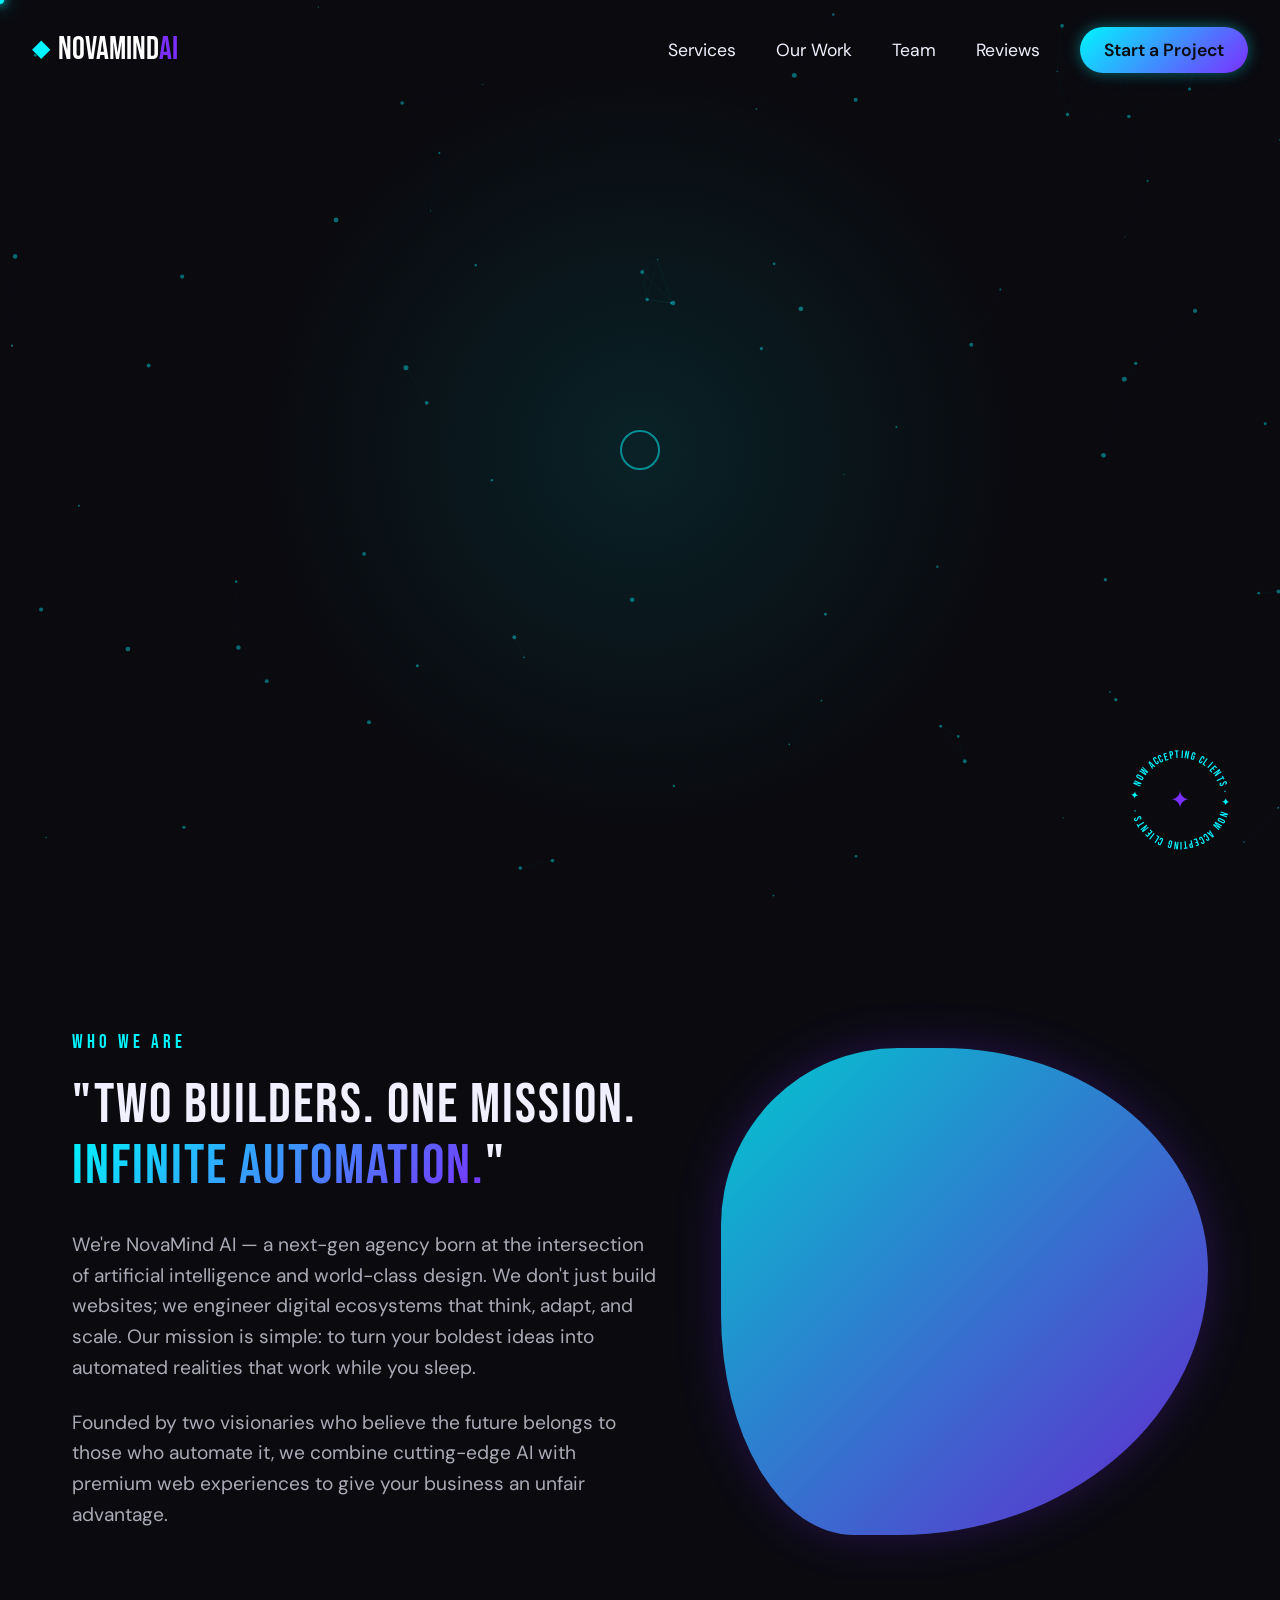
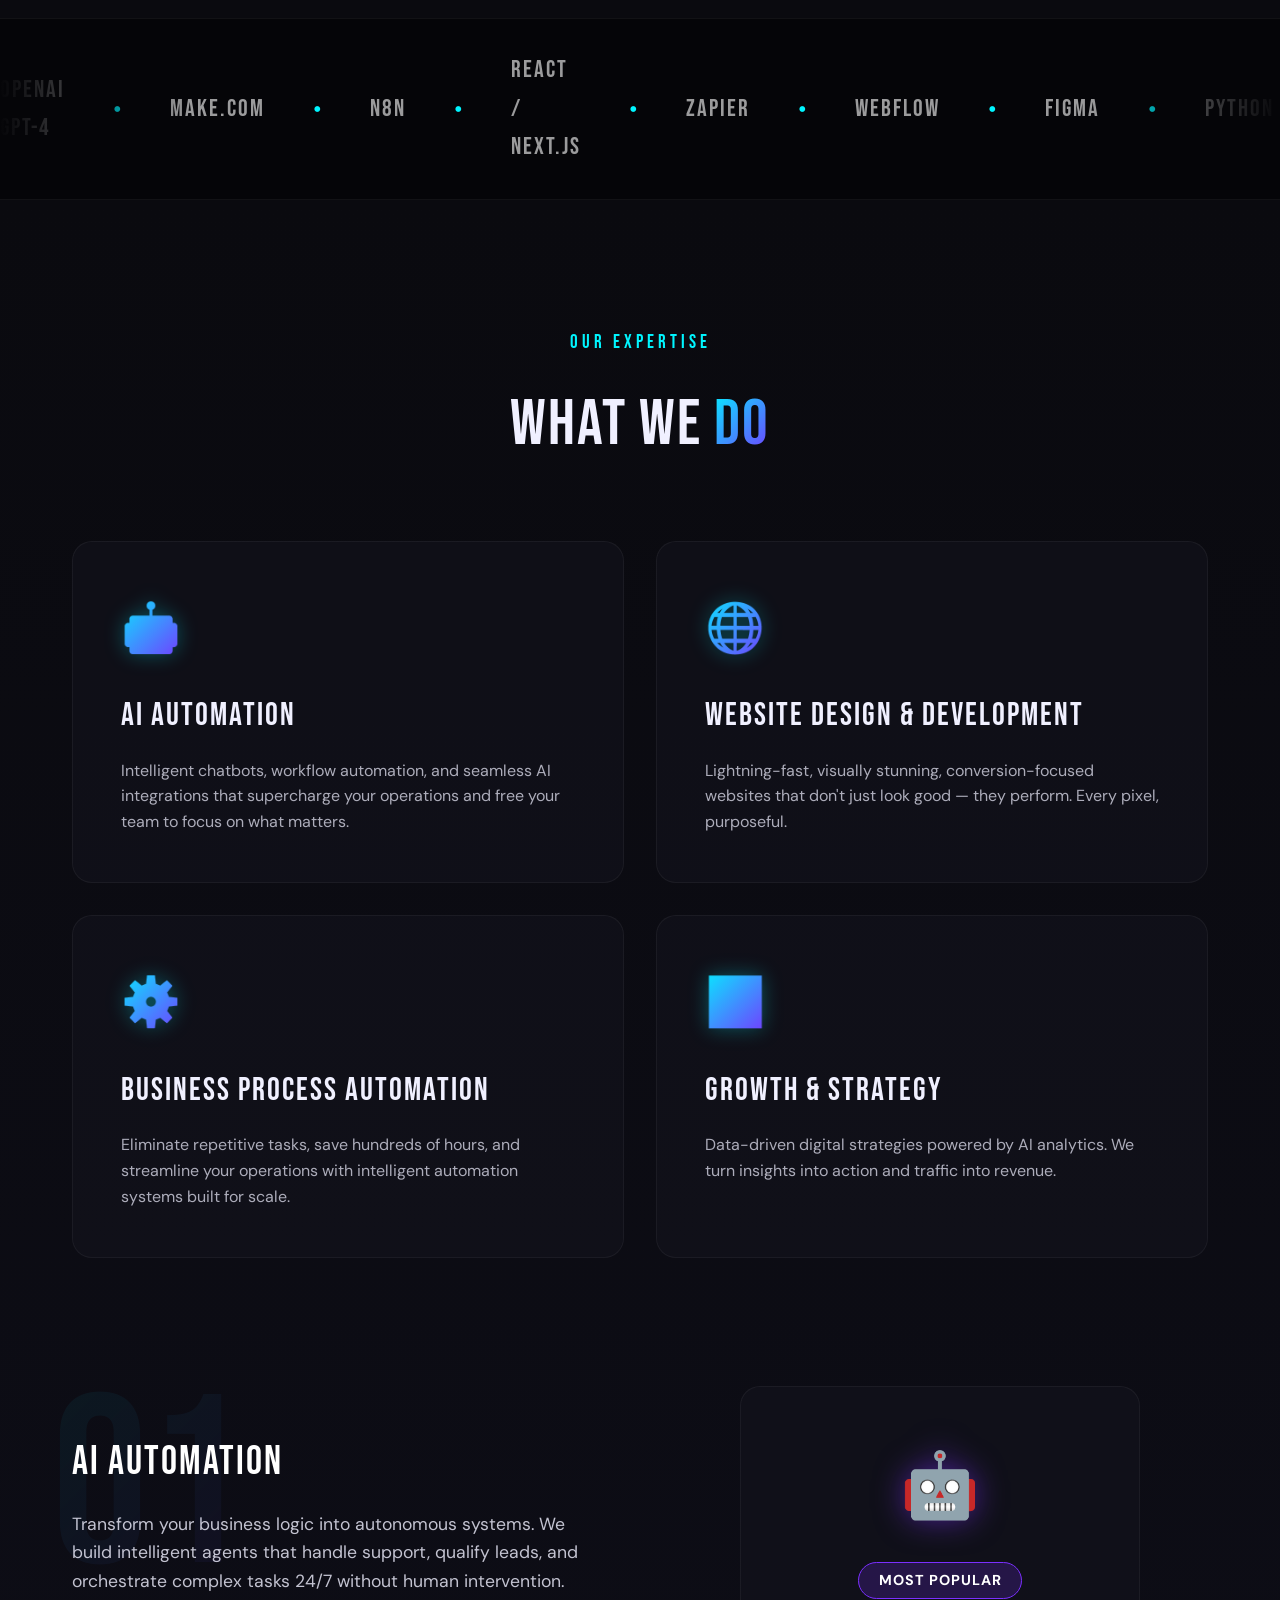
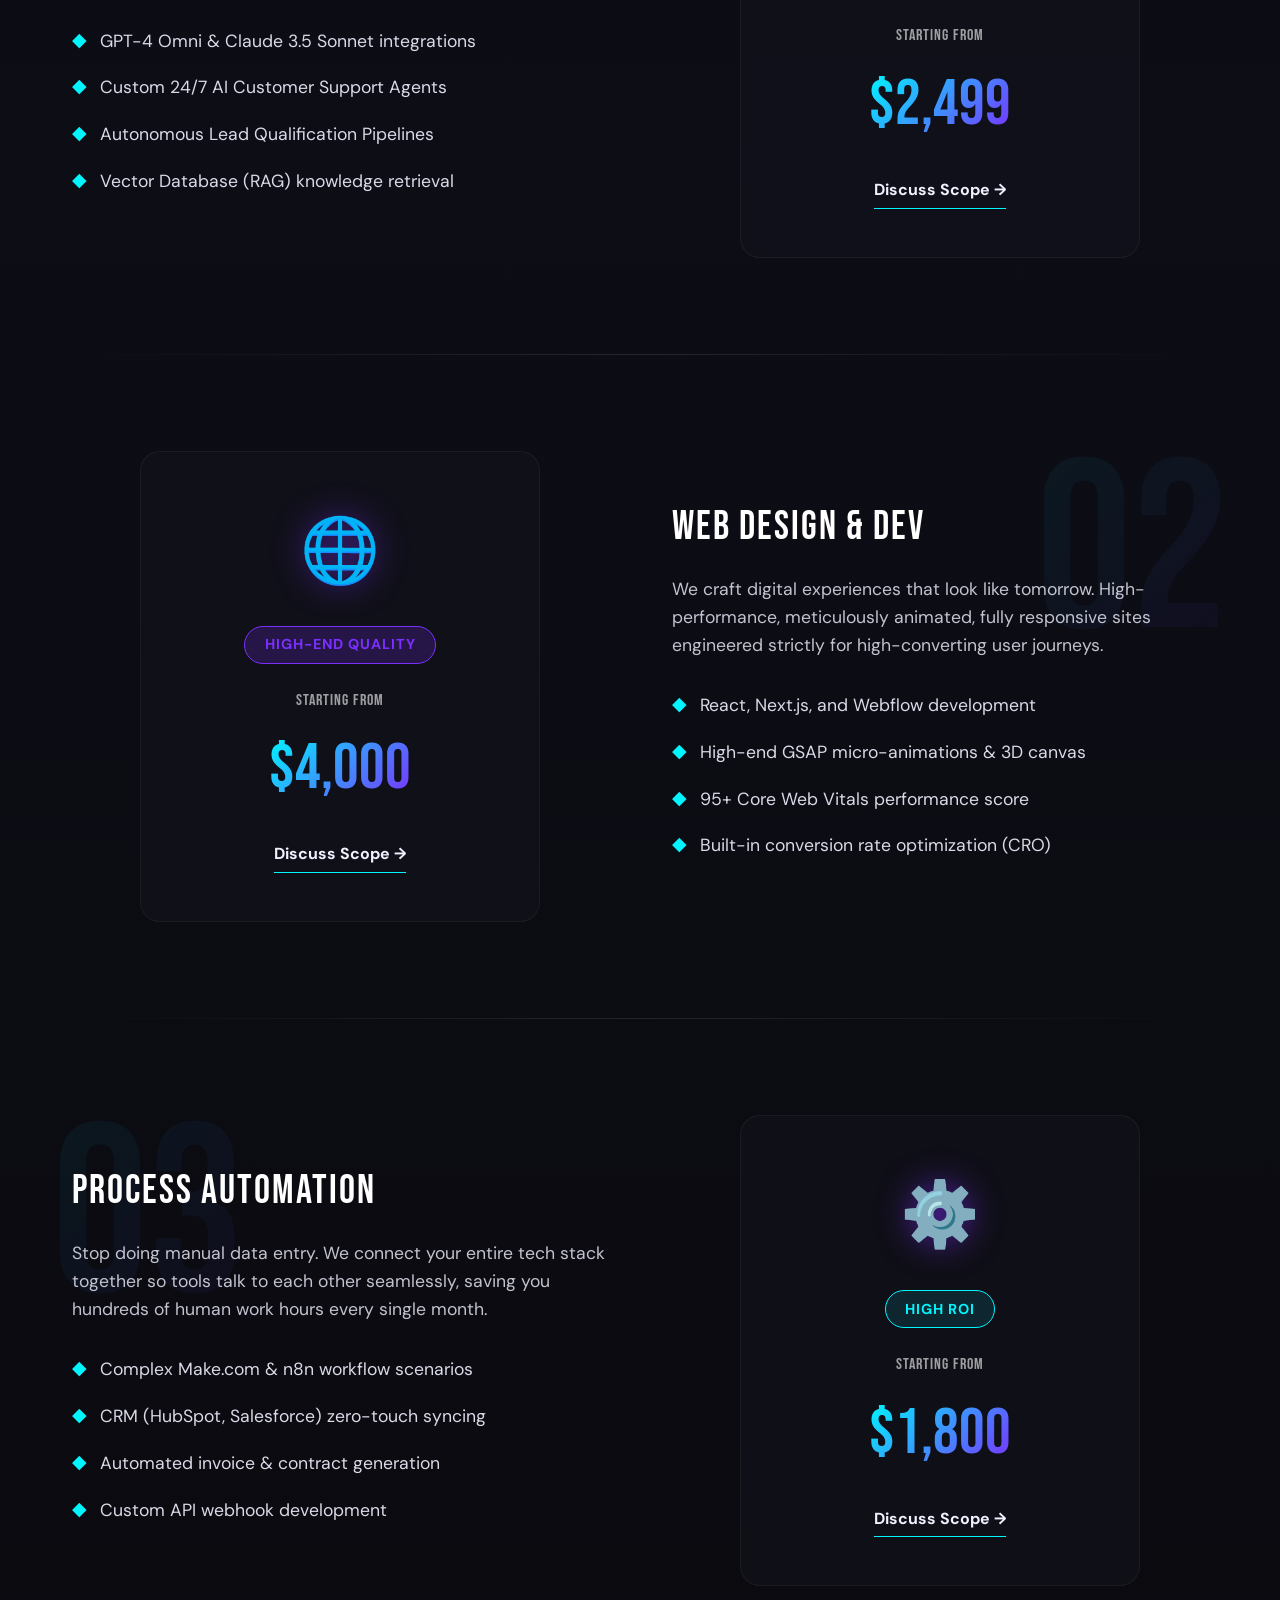
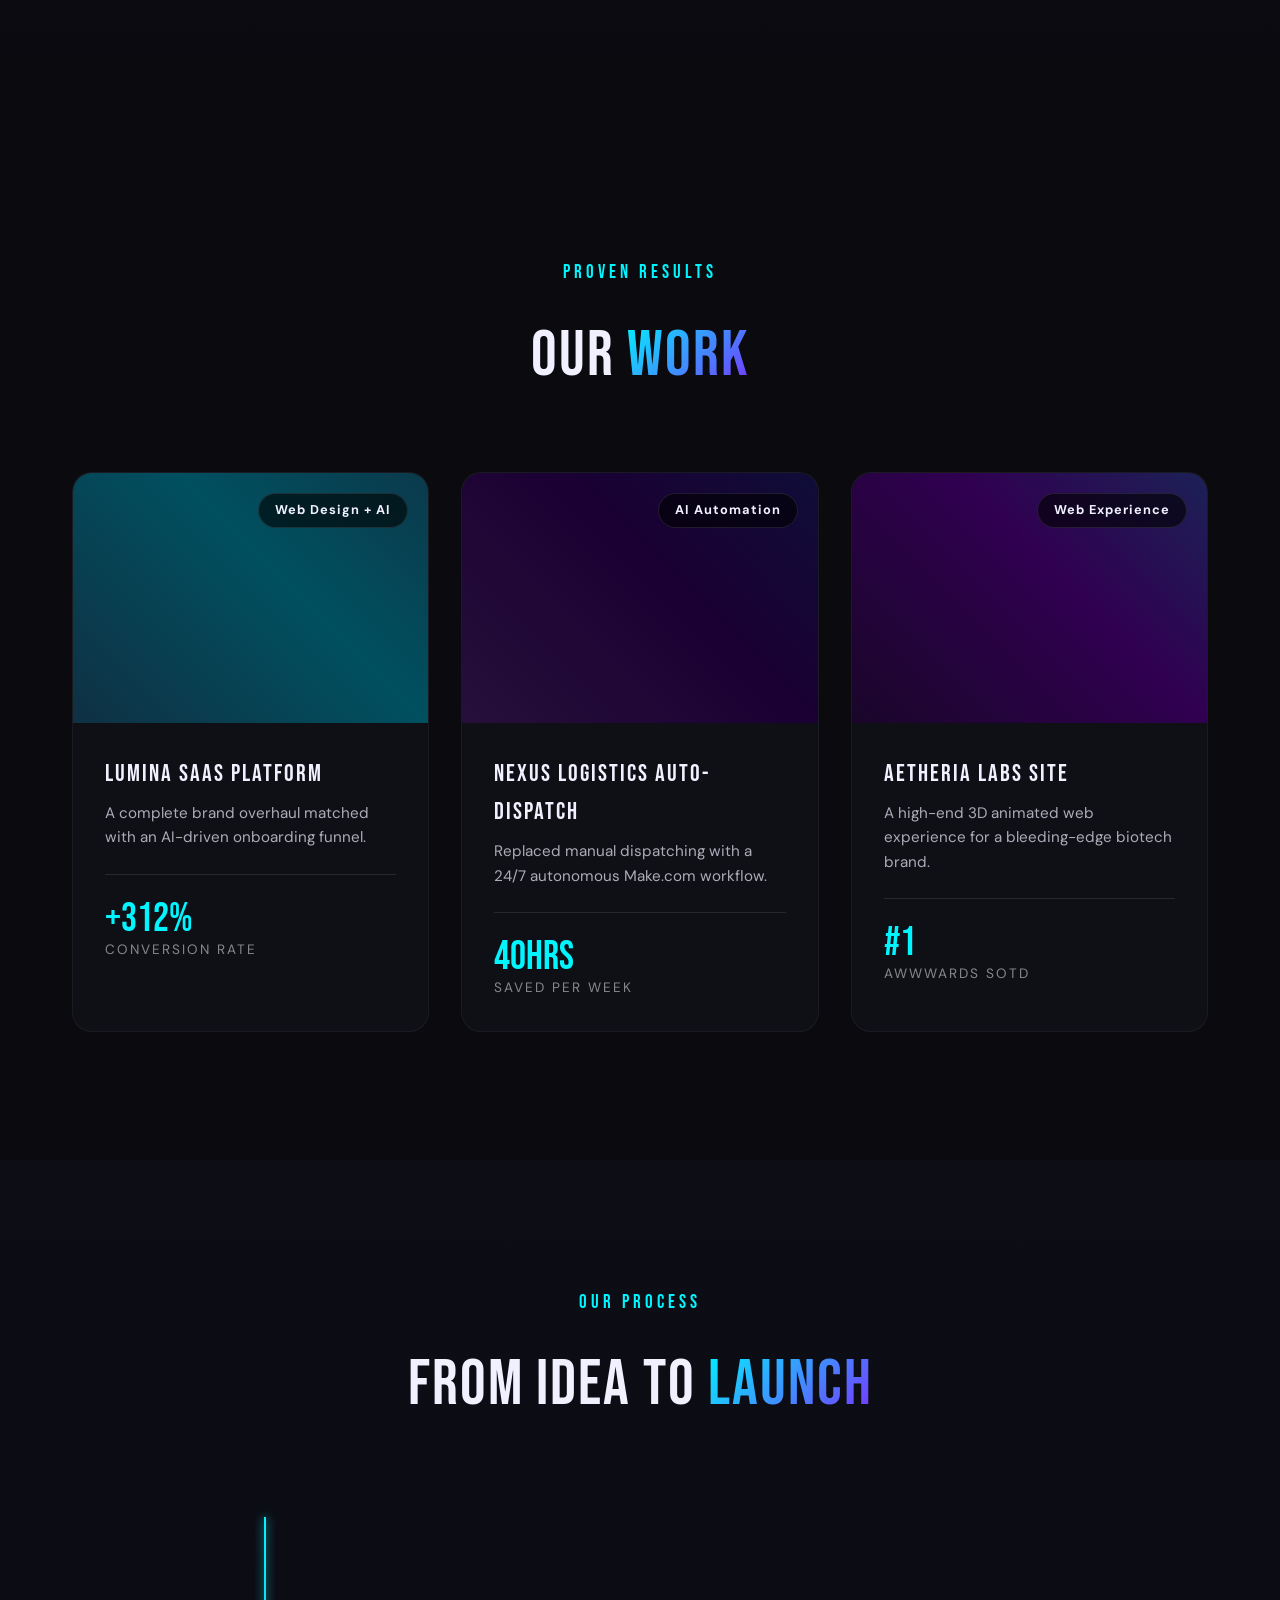
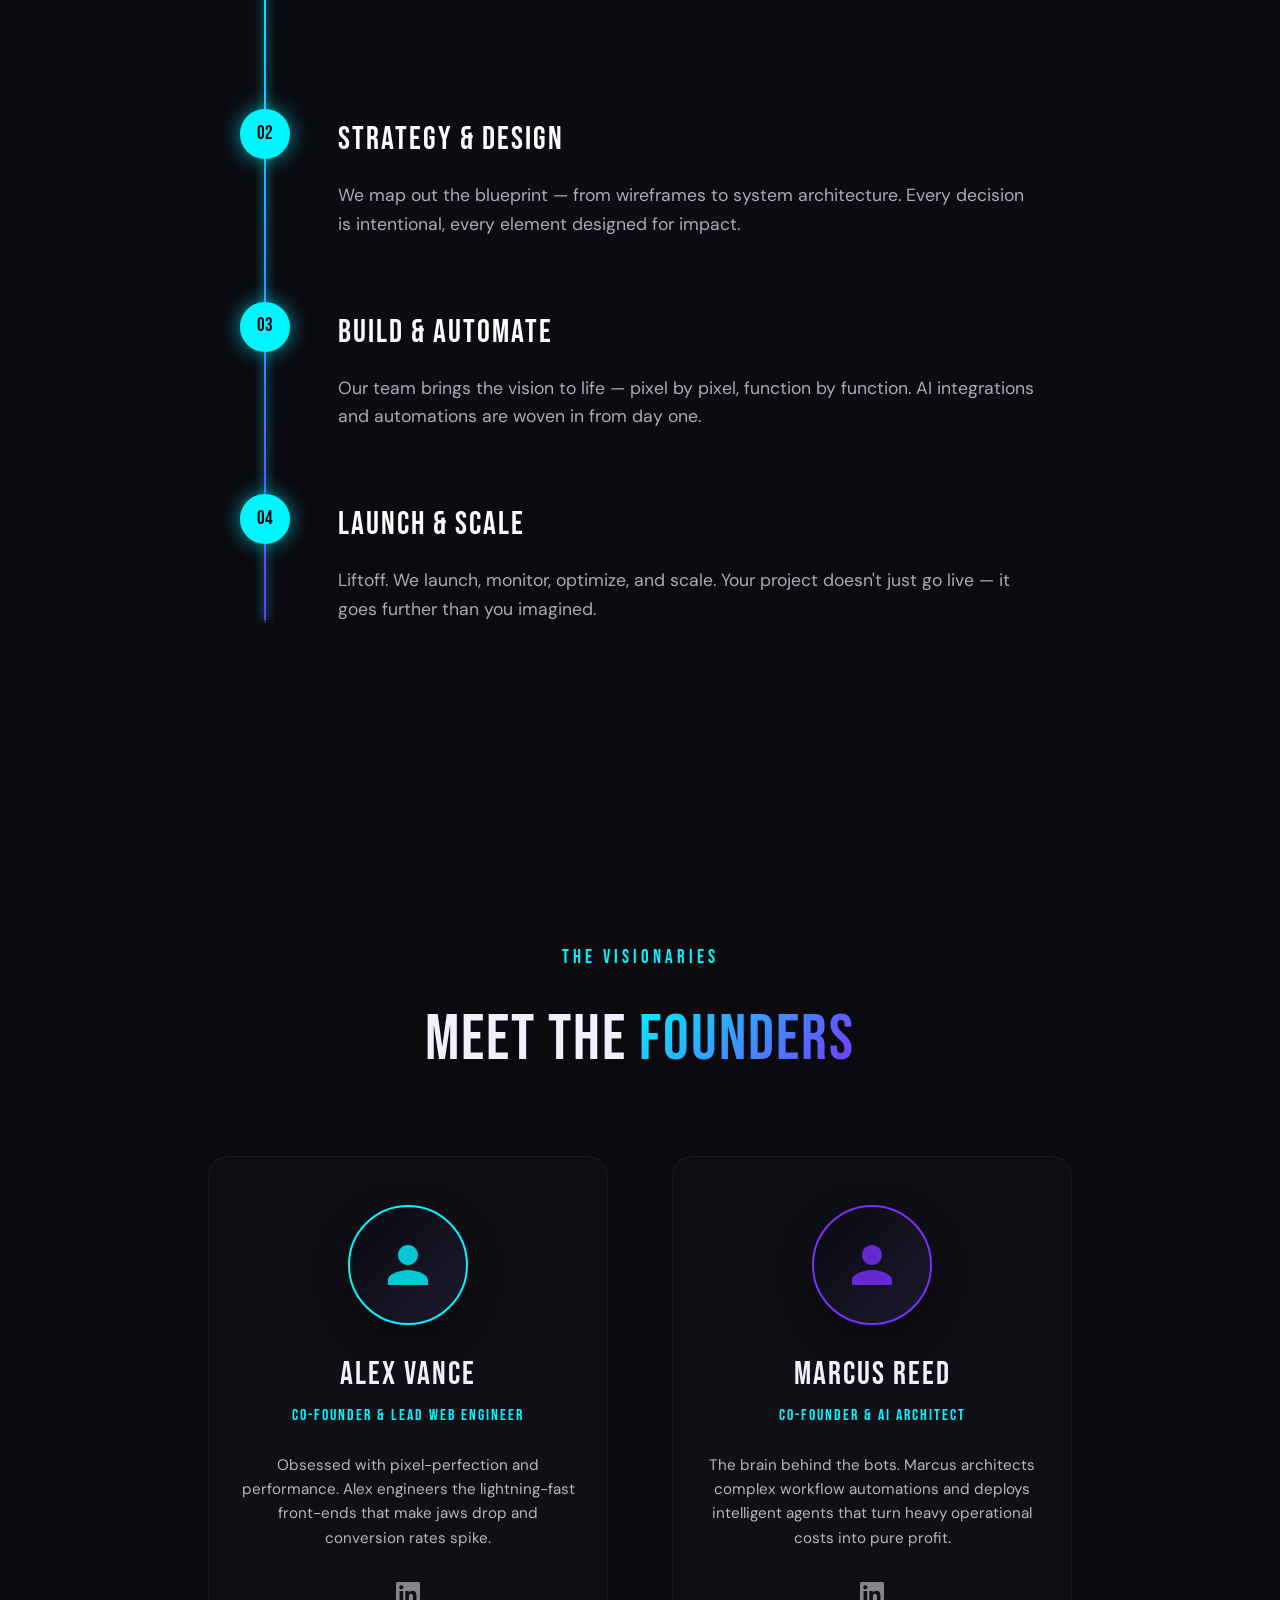
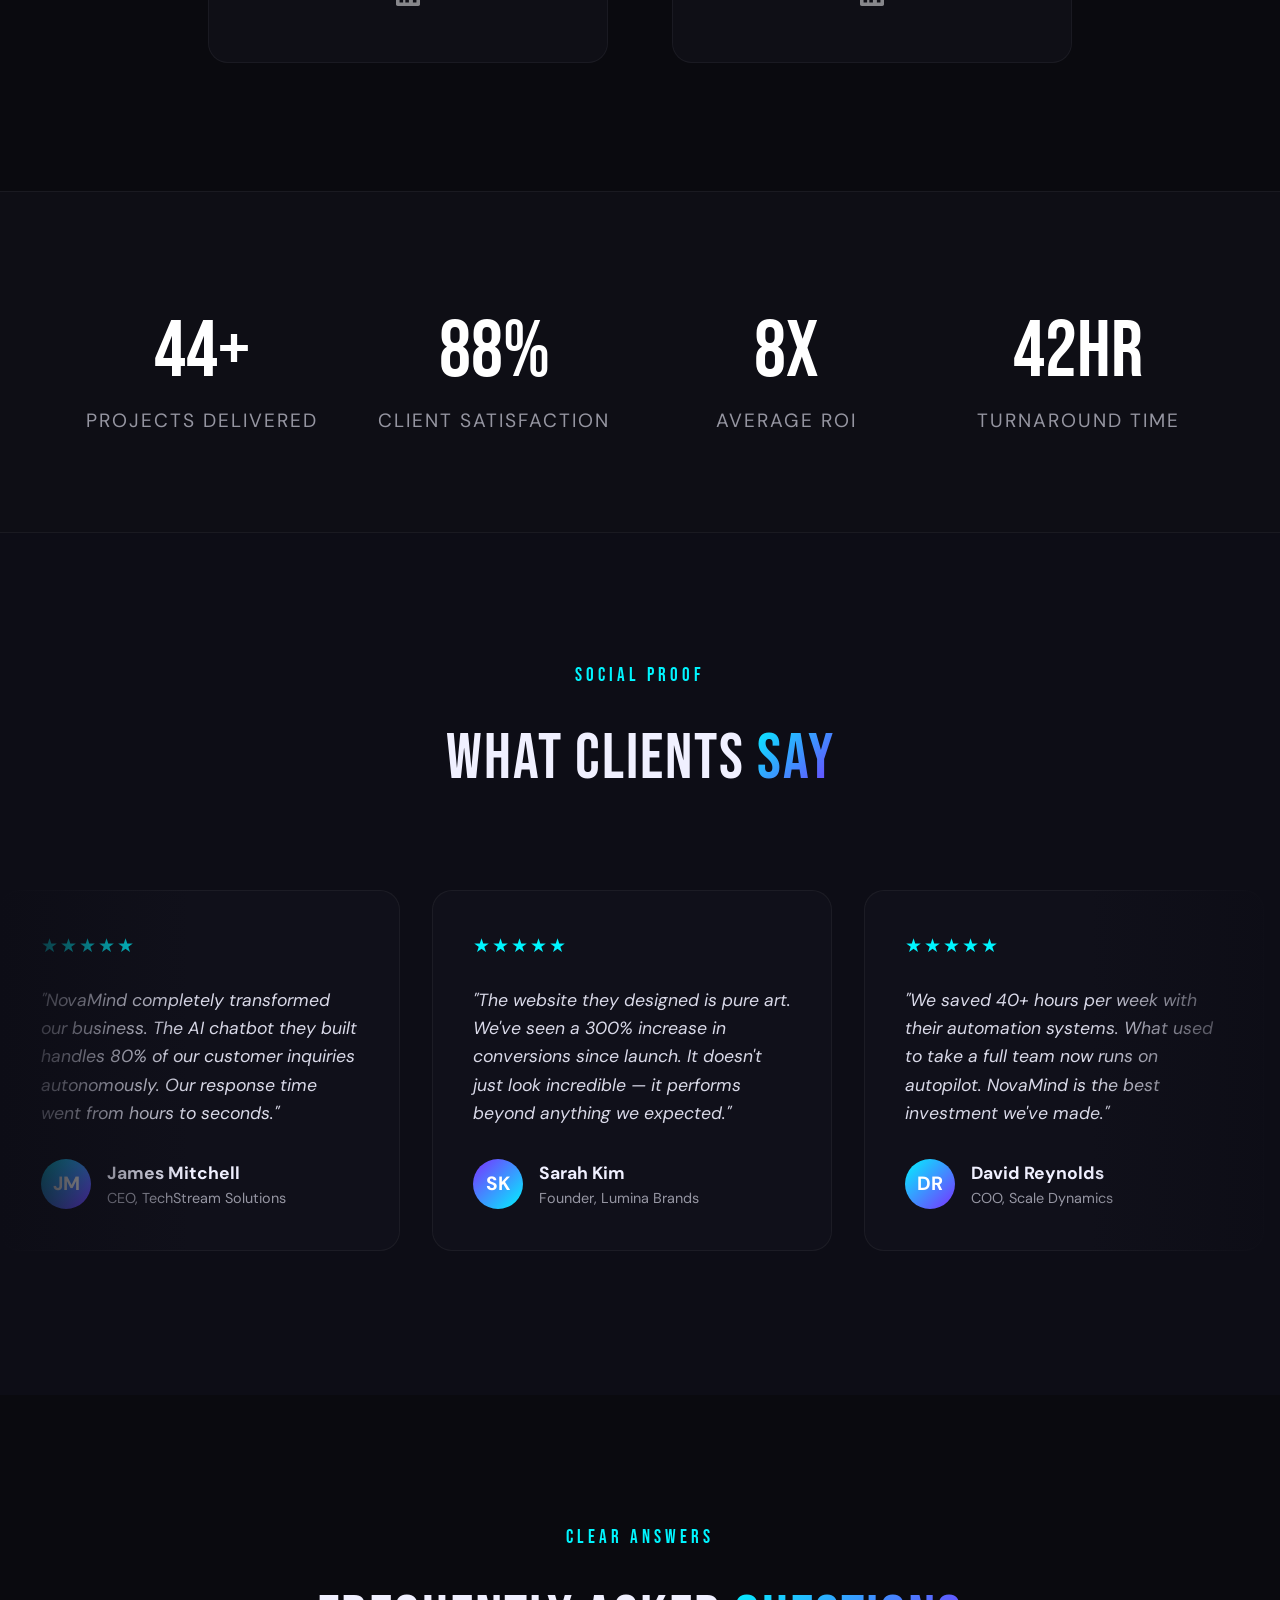
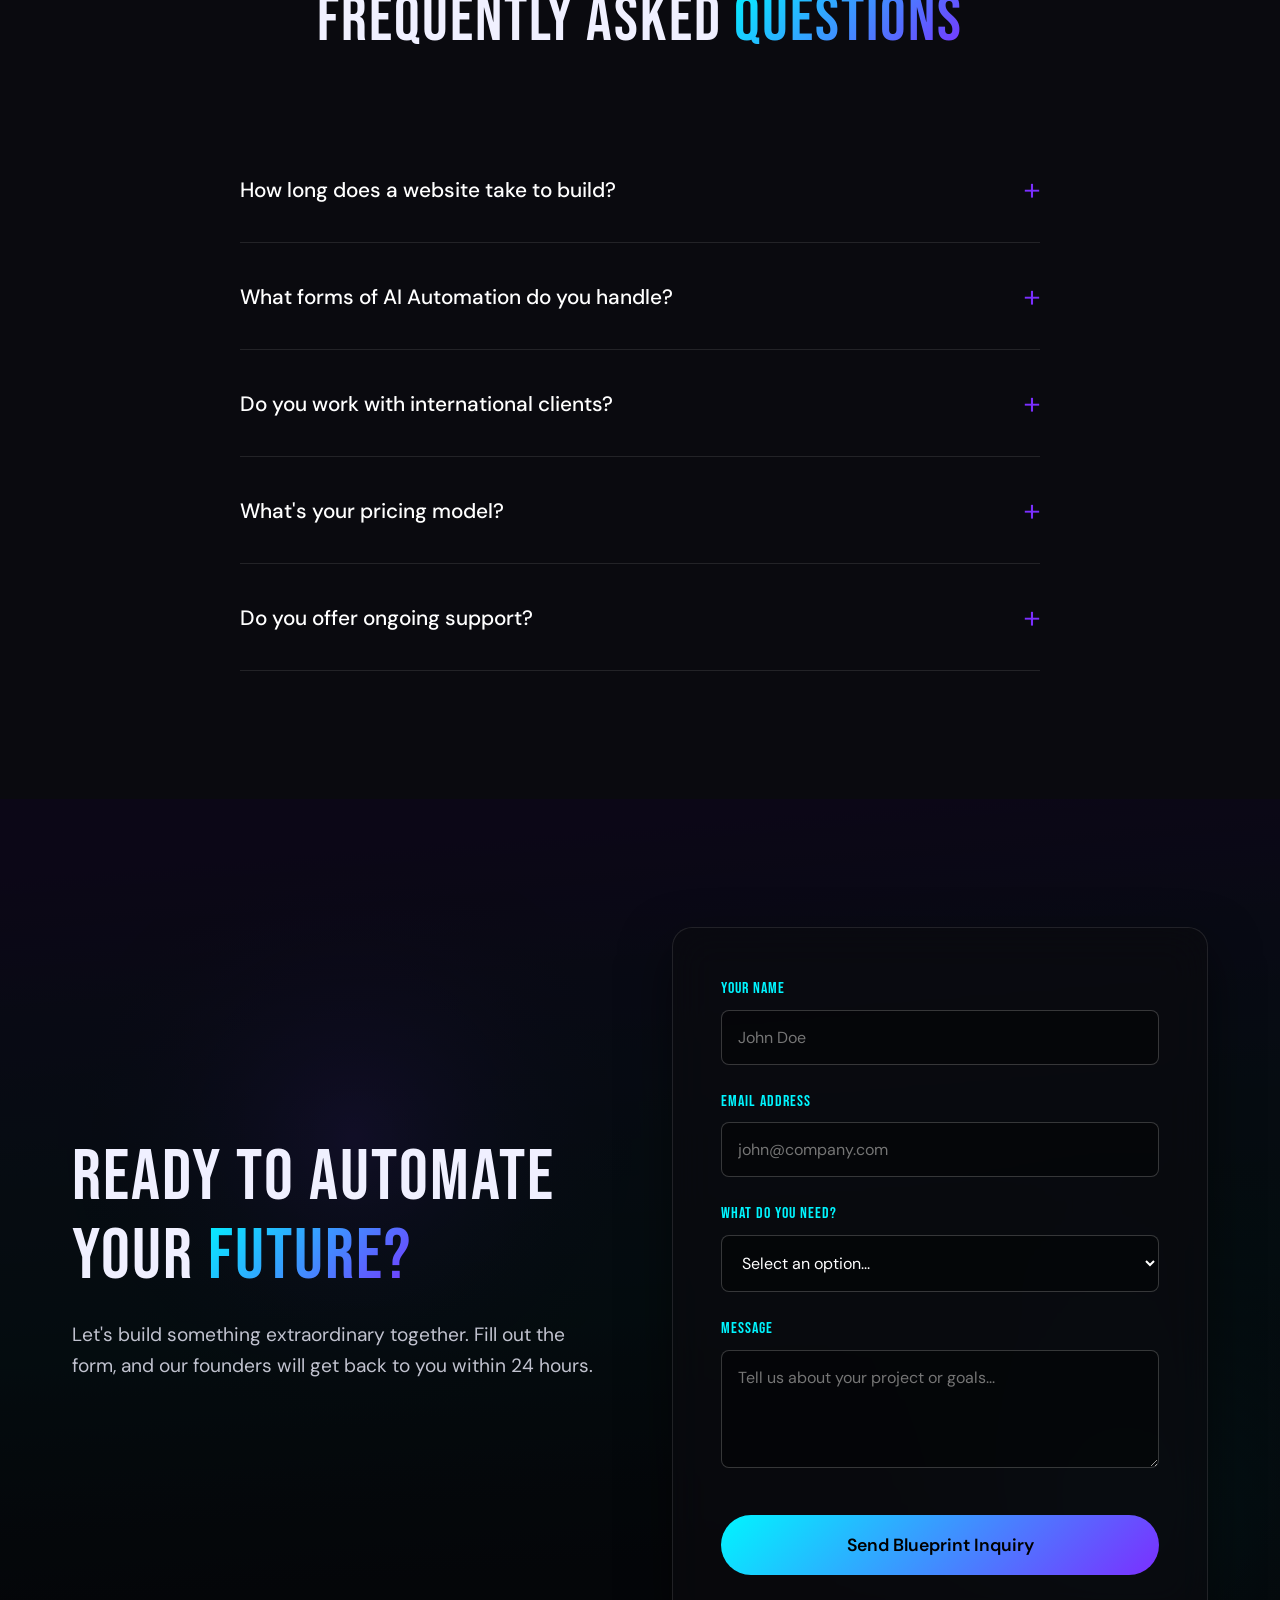
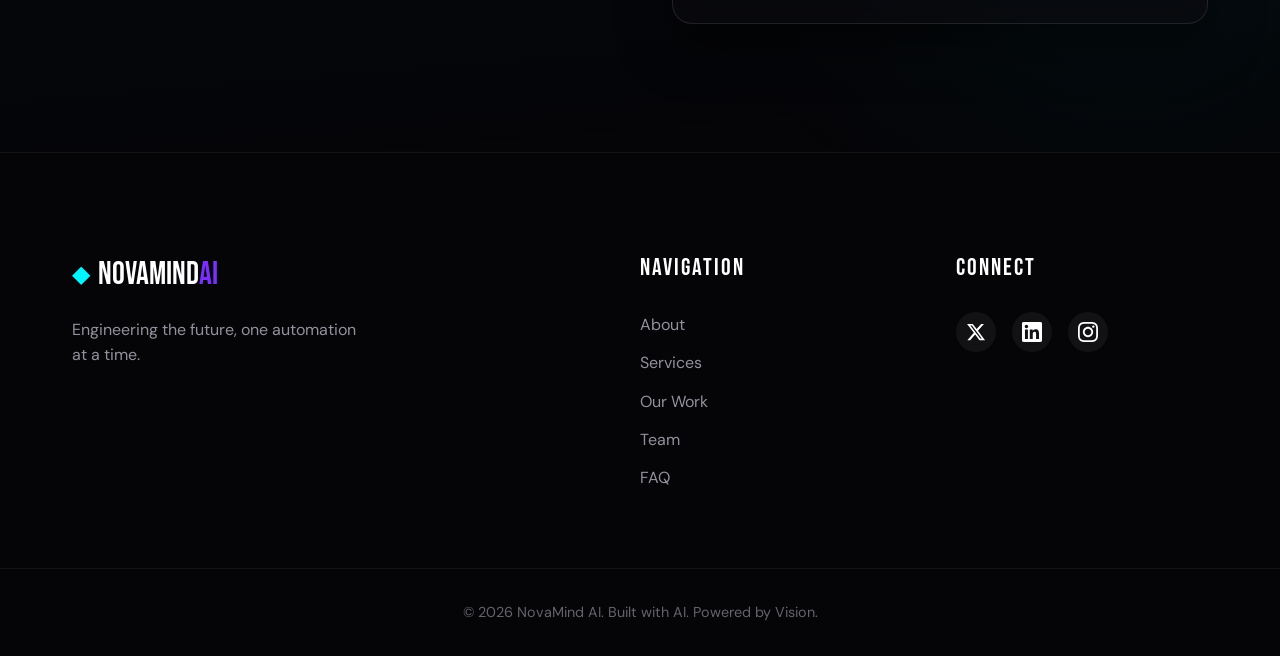
<file: index.html>
<!DOCTYPE html>
<html lang="en">
<head>
  <meta charset="UTF-8">
  <meta name="viewport" content="width=device-width, initial-scale=1.0">
  <title>NovaMind AI — We Build the Future. Automated.</title>
  <meta name="description" content="NovaMind AI is a cutting-edge AI automation and web design agency. We build futuristic digital experiences, automate business processes, and drive growth with AI-powered strategies.">
  
  <!-- SEO & OpenGraph -->
  <link rel="icon" type="image/svg+xml" href="data:image/svg+xml,<svg xmlns='http://www.w3.org/2000/svg' viewBox='0 0 100 100'><text y='.9em' font-size='90' fill='%2300F5FF'>◆</text></svg>">
  <meta property="og:title" content="NovaMind AI | Future-Ready Automation & Web Design">
  <meta property="og:description" content="A dark luxury tech agency from the future. We build automated systems and stunning web experiences.">
  <meta property="og:type" content="website">
  <meta property="og:url" content="https://novamind.ai">
  <meta property="og:image" content="https://via.placeholder.com/1200x630/0A0A0F/00F5FF?text=NovaMind+AI">

  <link rel="preconnect" href="https://fonts.googleapis.com">
  <link rel="preconnect" href="https://fonts.gstatic.com" crossorigin>
  <link href="https://fonts.googleapis.com/css2?family=Bebas+Neue&family=DM+Sans:ital,wght@0,400;0,500;0,600;0,700;1,400&family=Space+Grotesk:wght@400;500;600;700&display=swap" rel="stylesheet">
  <link rel="stylesheet" href="style.css">
</head>
<body>
  <!-- Custom Cursor -->
  <div class="cursor-dot" id="cursorDot"></div>
  <div class="cursor-ring" id="cursorRing"></div>

  <!-- Splash Screen -->
  <div class="splash-screen" id="splashScreen">
    <div class="splash-logo">
      <span class="splash-letter">N</span>
      <span class="splash-letter">M</span>
    </div>
    <div class="splash-tagline">NovaMind AI</div>
  </div>

  <!-- Navbar -->
  <nav class="navbar" id="navbar">
    <div class="nav-container">
      <a href="#hero" class="nav-logo">
        <span class="logo-icon">◆</span>
        <span class="logo-text">NovaMind<span class="logo-ai">AI</span></span>
      </a>
      <ul class="nav-links" id="navLinks">
        <li><a href="#services">Services</a></li>
        <li><a href="#portfolio">Our Work</a></li>
        <li><a href="#team">Team</a></li>
        <li><a href="#testimonials">Reviews</a></li>
        <li><a href="#contact" class="nav-cta-btn">Start a Project</a></li>
      </ul>
      <button class="hamburger" id="hamburger" aria-label="Toggle menu">
        <span></span>
        <span></span>
        <span></span>
      </button>
    </div>
  </nav>

  <!-- Mobile Drawer -->
  <div class="mobile-drawer" id="mobileDrawer">
    <div class="drawer-overlay" id="drawerOverlay"></div>
    <div class="drawer-content">
      <ul class="drawer-links">
        <li><a href="#about">About</a></li>
        <li><a href="#services">Services</a></li>
        <li><a href="#portfolio">Our Work</a></li>
        <li><a href="#team">Team</a></li>
        <li><a href="#faq">FAQ</a></li>
        <li><a href="#contact" class="drawer-cta">Start a Project</a></li>
      </ul>
    </div>
  </div>

  <!-- Hero Section -->
  <section class="hero" id="hero">
    <canvas class="particle-canvas" id="particleCanvas"></canvas>
    <div class="hero-glow" id="heroGlow"></div>
    <div class="hero-content">
      <h1 class="hero-headline" id="heroHeadline">
        <span class="hero-word">We</span>
        <span class="hero-word">Build</span>
        <span class="hero-word">the</span>
        <span class="hero-word gradient-text">Future.</span>
        <span class="hero-word gradient-text">Automated.</span>
      </h1>
      <p class="hero-sub">AI Automation · Web Experiences · Digital Transformation</p>
      <div class="hero-buttons">
        <a href="#contact" class="btn btn-primary" id="heroBtn1">Start a Project</a>
        <a href="#portfolio" class="btn btn-outline" id="heroBtn2">See Our Work</a>
      </div>
    </div>
    <div class="hero-badge" id="heroBadge">
      <svg viewBox="0 0 200 200" class="badge-svg">
        <defs>
          <path id="circlePath" d="M100,100 m-70,0 a70,70 0 1,1 140,0 a70,70 0 1,1 -140,0"/>
        </defs>
        <text>
          <textPath href="#circlePath" class="badge-text">✦ Now Accepting Clients · ✦ Now Accepting Clients · </textPath>
        </text>
      </svg>
      <span class="badge-center">✦</span>
    </div>
  </section>

  <!-- About Section -->
  <section class="about" id="about">
    <div class="container about-grid">
      <div class="about-text">
        <p class="section-label">Who We Are</p>
        <h2 class="about-tagline">"Two builders. One mission.<br><span class="gradient-text">Infinite automation.</span>"</h2>
        <p class="about-description">We're NovaMind AI — a next-gen agency born at the intersection of artificial intelligence and world-class design. We don't just build websites; we engineer digital ecosystems that think, adapt, and scale. Our mission is simple: to turn your boldest ideas into automated realities that work while you sleep.</p>
        <p class="about-description">Founded by two visionaries who believe the future belongs to those who automate it, we combine cutting-edge AI with premium web experiences to give your business an unfair advantage.</p>
      </div>
      <div class="about-visual">
        <div class="morph-blob" id="morphBlob"></div>
      </div>
    </div>
  </section>

  <!-- Tech Stack (Built With) Section -->
  <div class="tech-stack-strip">
    <div class="tech-track" id="techTrack">
      <!-- Logic in JS duplicates these to roll infinitely -->
      <span class="tech-item">OpenAI GPT-4</span><span class="tech-dot">•</span>
      <span class="tech-item">Make.com</span><span class="tech-dot">•</span>
      <span class="tech-item">n8n</span><span class="tech-dot">•</span>
      <span class="tech-item">React / Next.js</span><span class="tech-dot">•</span>
      <span class="tech-item">Zapier</span><span class="tech-dot">•</span>
      <span class="tech-item">Webflow</span><span class="tech-dot">•</span>
      <span class="tech-item">Figma</span><span class="tech-dot">•</span>
      <span class="tech-item">Python</span><span class="tech-dot">•</span>
    </div>
  </div>

  <!-- Services Section -->
  <section class="services" id="services">
    <div class="container">
      <p class="section-label center">Our Expertise</p>
      <h2 class="section-heading center">What We <span class="gradient-text">Do</span></h2>
      <div class="services-grid">
        <div class="service-card" data-animate="stagger">
          <div class="card-glow-border"></div>
          <div class="card-inner">
            <div class="card-icon">🤖</div>
            <h3 class="card-title">AI Automation</h3>
            <p class="card-desc">Intelligent chatbots, workflow automation, and seamless AI integrations that supercharge your operations and free your team to focus on what matters.</p>
          </div>
        </div>
        <div class="service-card" data-animate="stagger">
          <div class="card-glow-border"></div>
          <div class="card-inner">
            <div class="card-icon">🌐</div>
            <h3 class="card-title">Website Design & Development</h3>
            <p class="card-desc">Lightning-fast, visually stunning, conversion-focused websites that don't just look good — they perform. Every pixel, purposeful.</p>
          </div>
        </div>
        <div class="service-card" data-animate="stagger">
          <div class="card-glow-border"></div>
          <div class="card-inner">
            <div class="card-icon">⚙️</div>
            <h3 class="card-title">Business Process Automation</h3>
            <p class="card-desc">Eliminate repetitive tasks, save hundreds of hours, and streamline your operations with intelligent automation systems built for scale.</p>
          </div>
        </div>
        <div class="service-card" data-animate="stagger">
          <div class="card-glow-border"></div>
          <div class="card-inner">
            <div class="card-icon">📈</div>
            <h3 class="card-title">Growth & Strategy</h3>
            <p class="card-desc">Data-driven digital strategies powered by AI analytics. We turn insights into action and traffic into revenue.</p>
          </div>
        </div>
      </div>
      
      <!-- Services Deep Dive -->
      <div class="services-deep-dive">
        
        <!-- Row 1: AI Automation -->
        <div class="deep-dive-row odd">
          <div class="dd-content slide-in-left">
            <div class="dd-bg-number">01</div>
            <h3 class="dd-title">AI Automation</h3>
            <p class="dd-desc">Transform your business logic into autonomous systems. We build intelligent agents that handle support, qualify leads, and orchestrate complex tasks 24/7 without human intervention.</p>
            <ul class="dd-bullets">
              <li><span class="bullet-dot">◆</span> GPT-4 Omni & Claude 3.5 Sonnet integrations</li>
              <li><span class="bullet-dot">◆</span> Custom 24/7 AI Customer Support Agents</li>
              <li><span class="bullet-dot">◆</span> Autonomous Lead Qualification Pipelines</li>
              <li><span class="bullet-dot">◆</span> Vector Database (RAG) knowledge retrieval</li>
            </ul>
          </div>
          <div class="dd-card-wrapper slide-in-right">
            <div class="dd-card">
              <div class="card-glow-border"></div>
              <div class="dd-card-inner">
                <div class="dd-icon pulse-glow">🤖</div>
                <div class="dd-badge">Most Popular</div>
                <h4 class="dd-price-label">Starting From</h4>
                <div class="dd-price">$2,499</div>
                <a href="#contact" class="btn-text">Discuss Scope →</a>
              </div>
            </div>
          </div>
        </div>
        
        <div class="dd-separator"></div>

        <!-- Row 2: Web Design -->
        <div class="deep-dive-row even">
          <div class="dd-card-wrapper slide-in-left">
            <div class="dd-card">
              <div class="card-glow-border"></div>
              <div class="dd-card-inner">
                <div class="dd-icon pulse-glow">🌐</div>
                <div class="dd-badge violet">High-End Quality</div>
                <h4 class="dd-price-label">Starting From</h4>
                <div class="dd-price">$4,000</div>
                <a href="#contact" class="btn-text">Discuss Scope →</a>
              </div>
            </div>
          </div>
          <div class="dd-content slide-in-right">
            <div class="dd-bg-number text-right">02</div>
            <h3 class="dd-title">Web Design &amp; Dev</h3>
            <p class="dd-desc">We craft digital experiences that look like tomorrow. High-performance, meticulously animated, fully responsive sites engineered strictly for high-converting user journeys.</p>
            <ul class="dd-bullets">
              <li><span class="bullet-dot">◆</span> React, Next.js, and Webflow development</li>
              <li><span class="bullet-dot">◆</span> High-end GSAP micro-animations &amp; 3D canvas</li>
              <li><span class="bullet-dot">◆</span> 95+ Core Web Vitals performance score</li>
              <li><span class="bullet-dot">◆</span> Built-in conversion rate optimization (CRO)</li>
            </ul>
          </div>
        </div>

        <div class="dd-separator"></div>

        <!-- Row 3: Process Automation -->
        <div class="deep-dive-row odd">
          <div class="dd-content slide-in-left">
            <div class="dd-bg-number">03</div>
            <h3 class="dd-title">Process Automation</h3>
            <p class="dd-desc">Stop doing manual data entry. We connect your entire tech stack together so tools talk to each other seamlessly, saving you hundreds of human work hours every single month.</p>
            <ul class="dd-bullets">
              <li><span class="bullet-dot">◆</span> Complex Make.com &amp; n8n workflow scenarios</li>
              <li><span class="bullet-dot">◆</span> CRM (HubSpot, Salesforce) zero-touch syncing</li>
              <li><span class="bullet-dot">◆</span> Automated invoice &amp; contract generation</li>
              <li><span class="bullet-dot">◆</span> Custom API webhook development</li>
            </ul>
          </div>
          <div class="dd-card-wrapper slide-in-right">
            <div class="dd-card">
              <div class="card-glow-border"></div>
              <div class="dd-card-inner">
                <div class="dd-icon pulse-glow">⚙️</div>
                <div class="dd-badge cyan">High ROI</div>
                <h4 class="dd-price-label">Starting From</h4>
                <div class="dd-price">$1,800</div>
                <a href="#contact" class="btn-text">Discuss Scope →</a>
              </div>
            </div>
          </div>
        </div>

      </div>
    </div>
  </section>

  <!-- Our Work / Portfolio (NEW) -->
  <section class="portfolio" id="portfolio">
    <div class="container">
      <p class="section-label center">Proven Results</p>
      <h2 class="section-heading center">Our <span class="gradient-text">Work</span></h2>
      <div class="portfolio-grid">
        <!-- Project 1 -->
        <div class="portfolio-card">
          <div class="port-image-wrapper">
            <div class="mockup-placeholder gradient-bg-1"></div>
            <div class="port-tag">Web Design + AI</div>
          </div>
          <div class="port-content">
            <h3 class="port-title">Lumina SaaS Platform</h3>
            <p class="port-desc">A complete brand overhaul matched with an AI-driven onboarding funnel.</p>
            <div class="port-result">
              <span class="result-number">+312%</span>
              <span class="result-label">Conversion Rate</span>
            </div>
          </div>
          <div class="card-glow-border"></div>
        </div>
        <!-- Project 2 -->
        <div class="portfolio-card">
          <div class="port-image-wrapper">
            <div class="mockup-placeholder gradient-bg-2"></div>
            <div class="port-tag">AI Automation</div>
          </div>
          <div class="port-content">
            <h3 class="port-title">Nexus Logistics Auto-Dispatch</h3>
            <p class="port-desc">Replaced manual dispatching with a 24/7 autonomous Make.com workflow.</p>
            <div class="port-result">
              <span class="result-number">40hrs</span>
              <span class="result-label">Saved Per Week</span>
            </div>
          </div>
          <div class="card-glow-border"></div>
        </div>
        <!-- Project 3 -->
        <div class="portfolio-card">
          <div class="port-image-wrapper">
            <div class="mockup-placeholder gradient-bg-3"></div>
            <div class="port-tag">Web Experience</div>
          </div>
          <div class="port-content">
            <h3 class="port-title">Aetheria Labs Site</h3>
            <p class="port-desc">A high-end 3D animated web experience for a bleeding-edge biotech brand.</p>
            <div class="port-result">
              <span class="result-number">#1</span>
              <span class="result-label">Awwwards SOTD</span>
            </div>
          </div>
          <div class="card-glow-border"></div>
        </div>
      </div>
    </div>
  </section>

  <!-- Process Section -->
  <section class="process" id="process">
    <div class="container">
      <p class="section-label center">Our Process</p>
      <h2 class="section-heading center">From Idea to <span class="gradient-text">Launch</span></h2>
      <div class="timeline">
        <div class="timeline-line" id="timelineLine"></div>
        <div class="timeline-step" data-step="1">
          <div class="step-marker">
            <span class="step-number">01</span>
          </div>
          <div class="step-content">
            <h3 class="step-title">Discovery Call</h3>
            <p class="step-desc">We dive deep into your vision, goals, and challenges. No fluff — just sharp questions and genuine understanding of where you want to go.</p>
          </div>
        </div>
        <div class="timeline-step" data-step="2">
          <div class="step-marker">
            <span class="step-number">02</span>
          </div>
          <div class="step-content">
            <h3 class="step-title">Strategy & Design</h3>
            <p class="step-desc">We map out the blueprint — from wireframes to system architecture. Every decision is intentional, every element designed for impact.</p>
          </div>
        </div>
        <div class="timeline-step" data-step="3">
          <div class="step-marker">
            <span class="step-number">03</span>
          </div>
          <div class="step-content">
            <h3 class="step-title">Build & Automate</h3>
            <p class="step-desc">Our team brings the vision to life — pixel by pixel, function by function. AI integrations and automations are woven in from day one.</p>
          </div>
        </div>
        <div class="timeline-step" data-step="4">
          <div class="step-marker">
            <span class="step-number">04</span>
          </div>
          <div class="step-content">
            <h3 class="step-title">Launch & Scale</h3>
            <p class="step-desc">Liftoff. We launch, monitor, optimize, and scale. Your project doesn't just go live — it goes further than you imagined.</p>
          </div>
        </div>
      </div>
    </div>
  </section>

  <!-- Team / Founders Section (NEW) -->
  <section class="team" id="team">
    <div class="container">
      <p class="section-label center">The Visionaries</p>
      <h2 class="section-heading center">Meet the <span class="gradient-text">Founders</span></h2>
      <div class="team-grid">
        <div class="team-card">
          <div class="team-avatar-wrapper">
            <div class="team-avatar" style="background: linear-gradient(135deg, #0A0A0F, #1A1A2F); border: 2px solid #00F5FF;">
              <svg viewBox="0 0 24 24" fill="currentColor" width="60" height="60" style="color: #00F5FF; opacity: 0.8;"><path d="M12 12c2.21 0 4-1.79 4-4s-1.79-4-4-4-4 1.79-4 4 1.79 4 4 4zm0 2c-2.67 0-8 1.34-8 4v2h16v-2c0-2.66-5.33-4-8-4z"/></svg>
            </div>
          </div>
          <h3 class="team-name">Alex Vance</h3>
          <p class="team-role">Co-Founder & Lead Web Engineer</p>
          <p class="team-bio">Obsessed with pixel-perfection and performance. Alex engineers the lightning-fast front-ends that make jaws drop and conversion rates spike.</p>
          <a href="#" class="team-social" aria-label="LinkedIn Profile">
            <svg viewBox="0 0 24 24" fill="currentColor" width="24" height="24"><path d="M20.447 20.452h-3.554v-5.569c0-1.328-.027-3.037-1.852-3.037-1.853 0-2.136 1.445-2.136 2.939v5.667H9.351V9h3.414v1.561h.046c.477-.9 1.637-1.85 3.37-1.85 3.601 0 4.267 2.37 4.267 5.455v6.286zM5.337 7.433c-1.144 0-2.063-.926-2.063-2.065 0-1.138.92-2.063 2.063-2.063 1.14 0 2.064.925 2.064 2.063 0 1.139-.925 2.065-2.064 2.065zm1.782 13.019H3.555V9h3.564v11.452zM22.225 0H1.771C.792 0 0 .774 0 1.729v20.542C0 23.227.792 24 1.771 24h20.451C23.2 24 24 23.227 24 22.271V1.729C24 .774 23.2 0 22.222 0h.003z"/></svg>
          </a>
        </div>
        <div class="team-card">
          <div class="team-avatar-wrapper">
             <div class="team-avatar" style="background: linear-gradient(135deg, #0A0A0F, #1A1A2F); border: 2px solid #7B2FFF;">
              <svg viewBox="0 0 24 24" fill="currentColor" width="60" height="60" style="color: #7B2FFF; opacity: 0.8;"><path d="M12 12c2.21 0 4-1.79 4-4s-1.79-4-4-4-4 1.79-4 4 1.79 4 4 4zm0 2c-2.67 0-8 1.34-8 4v2h16v-2c0-2.66-5.33-4-8-4z"/></svg>
            </div>
          </div>
          <h3 class="team-name">Marcus Reed</h3>
          <p class="team-role">Co-Founder & AI Architect</p>
          <p class="team-bio">The brain behind the bots. Marcus architects complex workflow automations and deploys intelligent agents that turn heavy operational costs into pure profit.</p>
          <a href="#" class="team-social" aria-label="LinkedIn Profile">
            <svg viewBox="0 0 24 24" fill="currentColor" width="24" height="24"><path d="M20.447 20.452h-3.554v-5.569c0-1.328-.027-3.037-1.852-3.037-1.853 0-2.136 1.445-2.136 2.939v5.667H9.351V9h3.414v1.561h.046c.477-.9 1.637-1.85 3.37-1.85 3.601 0 4.267 2.37 4.267 5.455v6.286zM5.337 7.433c-1.144 0-2.063-.926-2.063-2.065 0-1.138.92-2.063 2.063-2.063 1.14 0 2.064.925 2.064 2.063 0 1.139-.925 2.065-2.064 2.065zm1.782 13.019H3.555V9h3.564v11.452zM22.225 0H1.771C.792 0 0 .774 0 1.729v20.542C0 23.227.792 24 1.771 24h20.451C23.2 24 24 23.227 24 22.271V1.729C24 .774 23.2 0 22.222 0h.003z"/></svg>
          </a>
        </div>
      </div>
    </div>
  </section>

  <!-- Stats Section -->
  <section class="stats" id="stats">
    <div class="container">
      <div class="stats-grid">
        <div class="stat-item">
          <span class="stat-number" data-value="50">0</span><span class="stat-suffix">+</span>
          <span class="stat-label">Projects Delivered</span>
        </div>
        <div class="stat-item">
          <span class="stat-number" data-value="100">0</span><span class="stat-suffix">%</span>
          <span class="stat-label">Client Satisfaction</span>
        </div>
        <div class="stat-item">
          <span class="stat-number" data-value="10">0</span><span class="stat-suffix">x</span>
          <span class="stat-label">Average ROI</span>
        </div>
        <div class="stat-item">
          <span class="stat-number" data-value="48">0</span><span class="stat-suffix">hr</span>
          <span class="stat-label">Turnaround Time</span>
        </div>
      </div>
    </div>
  </section>

  <!-- Testimonials Section -->
  <section class="testimonials" id="testimonials">
    <div class="container">
      <p class="section-label center">Social Proof</p>
      <h2 class="section-heading center">What Clients <span class="gradient-text">Say</span></h2>
    </div>
    <div class="testimonial-track-wrapper">
      <div class="testimonial-track" id="testimonialTrack">
        <!-- JS will duplicate the children to make infinite scroll seamless -->
        <div class="testimonial-card">
          <div class="testimonial-stars">★★★★★</div>
          <p class="testimonial-quote">"NovaMind completely transformed our business. The AI chatbot they built handles 80% of our customer inquiries autonomously. Our response time went from hours to seconds."</p>
          <div class="testimonial-author">
            <div class="author-avatar" style="background: linear-gradient(135deg, #00F5FF, #7B2FFF);">JM</div>
            <div>
              <p class="author-name">James Mitchell</p>
              <p class="author-company">CEO, TechStream Solutions</p>
            </div>
          </div>
        </div>
        <div class="testimonial-card">
          <div class="testimonial-stars">★★★★★</div>
          <p class="testimonial-quote">"The website they designed is pure art. We've seen a 300% increase in conversions since launch. It doesn't just look incredible — it performs beyond anything we expected."</p>
          <div class="testimonial-author">
            <div class="author-avatar" style="background: linear-gradient(135deg, #7B2FFF, #00F5FF);">SK</div>
            <div>
              <p class="author-name">Sarah Kim</p>
              <p class="author-company">Founder, Lumina Brands</p>
            </div>
          </div>
        </div>
        <div class="testimonial-card">
          <div class="testimonial-stars">★★★★★</div>
          <p class="testimonial-quote">"We saved 40+ hours per week with their automation systems. What used to take a full team now runs on autopilot. NovaMind is the best investment we've made."</p>
          <div class="testimonial-author">
            <div class="author-avatar" style="background: linear-gradient(135deg, #00F5FF, #7B2FFF);">DR</div>
            <div>
              <p class="author-name">David Reynolds</p>
              <p class="author-company">COO, Scale Dynamics</p>
            </div>
          </div>
        </div>
        <div class="testimonial-card">
          <div class="testimonial-stars">★★★★★</div>
          <p class="testimonial-quote">"Working with NovaMind felt like having a Silicon Valley team at our fingertips. They understood our vision instantly and delivered something that exceeded every expectation."</p>
          <div class="testimonial-author">
            <div class="author-avatar" style="background: linear-gradient(135deg, #7B2FFF, #00F5FF);">AL</div>
            <div>
              <p class="author-name">Aisha Lopez</p>
              <p class="author-company">Director, FutureWave Agency</p>
            </div>
          </div>
        </div>
      </div>
    </div>
  </section>

  <!-- FAQ Section (NEW) -->
  <section class="faq" id="faq">
    <div class="container">
      <p class="section-label center">Clear Answers</p>
      <h2 class="section-heading center">Frequently Asked <span class="gradient-text">Questions</span></h2>
      <div class="faq-accordion">
        <div class="faq-item">
          <button class="faq-question">
            <span>How long does a website take to build?</span>
            <span class="faq-icon">+</span>
          </button>
          <div class="faq-answer">
             <div class="faq-answer-inner">
              Most standard high-end websites take between 3 to 6 weeks from strategy to go-live. For highly complex web apps or extensive animations, timelines are adjusted appropriately. We are extremely fast compared to traditional agencies.
            </div>
          </div>
        </div>
        <div class="faq-item">
          <button class="faq-question">
            <span>What forms of AI Automation do you handle?</span>
            <span class="faq-icon">+</span>
          </button>
          <div class="faq-answer">
            <div class="faq-answer-inner">
              Everything from autonomous customer support chatbots trained on your company data, to fully automated backend workflows that sync CRMs, generate documents, and scrape web data using Make.com and n8n.
            </div>
          </div>
        </div>
        <div class="faq-item">
          <button class="faq-question">
            <span>Do you work with international clients?</span>
            <span class="faq-icon">+</span>
          </button>
          <div class="faq-answer">
            <div class="faq-answer-inner">
              Yes, absolutely. We work with ambitious companies globally. We manage entirely asynchronously with clear communication paths and weekly syncs mapped to your timezone.
            </div>
          </div>
        </div>
        <div class="faq-item">
          <button class="faq-question">
            <span>What's your pricing model?</span>
            <span class="faq-icon">+</span>
          </button>
          <div class="faq-answer">
            <div class="faq-answer-inner">
              We price purely based on value and scope. Our automation setups generally start at $1,800, and premium web design starts at $4,000. Book a call for a tailored proposal.
            </div>
          </div>
        </div>
        <div class="faq-item">
          <button class="faq-question">
            <span>Do you offer ongoing support?</span>
            <span class="faq-icon">+</span>
          </button>
          <div class="faq-answer">
            <div class="faq-answer-inner">
              Yes. Both our websites and automation systems come with optional low-cost retainer plans ensuring continuous monitoring, minor updates, and scaling of operations as your business grows.
            </div>
          </div>
        </div>
      </div>
    </div>
  </section>

  <!-- Contact Form Section (REPLACED CTA) -->
  <section class="contact-section" id="contact">
    <canvas class="mesh-canvas" id="meshCanvas"></canvas>
    <div class="container contact-container">
      <div class="contact-text">
        <h2 class="cta-heading">Ready to Automate<br>Your <span class="gradient-text">Future?</span></h2>
        <p class="cta-sub">Let's build something extraordinary together. Fill out the form, and our founders will get back to you within 24 hours.</p>
      </div>
      <div class="contact-form-wrapper">
        <form class="contact-form" action="#" method="POST" id="contactForm">
          <div class="form-group">
            <label for="name">Your Name</label>
            <input type="text" id="name" name="name" required placeholder="John Doe">
          </div>
          <div class="form-group">
            <label for="email">Email Address</label>
            <input type="email" id="email" name="email" required placeholder="john@company.com">
          </div>
          <div class="form-group">
            <label for="service">What do you need?</label>
            <select id="service" name="service" required>
              <option value="" disabled selected>Select an option...</option>
              <option value="web">Website Design & Dev</option>
              <option value="ai">AI & Workflow Automation</option>
              <option value="both">Both / Full Transformation</option>
            </select>
          </div>
          <div class="form-group">
            <label for="message">Message</label>
            <textarea id="message" name="message" rows="4" required placeholder="Tell us about your project or goals..."></textarea>
          </div>
          <button type="submit" class="btn btn-cta" id="submitBtn">
            <span>Send Blueprint Inquiry</span>
            <div class="btn-ripple"></div>
          </button>
        </form>
      </div>
    </div>
  </section>

  <!-- Footer -->
  <footer class="footer" id="footer">
    <div class="container footer-grid">
      <div class="footer-brand">
        <a href="#hero" class="nav-logo">
          <span class="logo-icon">◆</span>
          <span class="logo-text">NovaMind<span class="logo-ai">AI</span></span>
        </a>
        <p class="footer-tagline">Engineering the future, one automation at a time.</p>
      </div>
      <div class="footer-nav">
        <h4 class="footer-heading">Navigation</h4>
        <ul>
          <li><a href="#about">About</a></li>
          <li><a href="#services">Services</a></li>
          <li><a href="#portfolio">Our Work</a></li>
          <li><a href="#team">Team</a></li>
          <li><a href="#faq">FAQ</a></li>
        </ul>
      </div>
      <div class="footer-social">
        <h4 class="footer-heading">Connect</h4>
        <div class="social-icons">
          <a href="https://twitter.com" target="_blank" rel="noopener noreferrer" class="social-icon" aria-label="Twitter / X">
            <svg viewBox="0 0 24 24" fill="currentColor" width="20" height="20"><path d="M18.244 2.25h3.308l-7.227 8.26 8.502 11.24H16.17l-5.214-6.817L4.99 21.75H1.68l7.73-8.835L1.254 2.25H8.08l4.713 6.231zm-1.161 17.52h1.833L7.084 4.126H5.117z"/></svg>
          </a>
          <a href="https://linkedin.com" target="_blank" rel="noopener noreferrer" class="social-icon" aria-label="LinkedIn">
            <svg viewBox="0 0 24 24" fill="currentColor" width="20" height="20"><path d="M20.447 20.452h-3.554v-5.569c0-1.328-.027-3.037-1.852-3.037-1.853 0-2.136 1.445-2.136 2.939v5.667H9.351V9h3.414v1.561h.046c.477-.9 1.637-1.85 3.37-1.85 3.601 0 4.267 2.37 4.267 5.455v6.286zM5.337 7.433c-1.144 0-2.063-.926-2.063-2.065 0-1.138.92-2.063 2.063-2.063 1.14 0 2.064.925 2.064 2.063 0 1.139-.925 2.065-2.064 2.065zm1.782 13.019H3.555V9h3.564v11.452zM22.225 0H1.771C.792 0 0 .774 0 1.729v20.542C0 23.227.792 24 1.771 24h20.451C23.2 24 24 23.227 24 22.271V1.729C24 .774 23.2 0 22.222 0h.003z"/></svg>
          </a>
          <a href="https://instagram.com" target="_blank" rel="noopener noreferrer" class="social-icon" aria-label="Instagram">
            <svg viewBox="0 0 24 24" fill="currentColor" width="20" height="20"><path d="M12 0C8.74 0 8.333.015 7.053.072 5.775.132 4.905.333 4.14.63c-.789.306-1.459.717-2.126 1.384S.935 3.35.63 4.14C.333 4.905.131 5.775.072 7.053.012 8.333 0 8.74 0 12s.015 3.667.072 4.947c.06 1.277.261 2.148.558 2.913.306.788.717 1.459 1.384 2.126.667.666 1.336 1.079 2.126 1.384.766.296 1.636.499 2.913.558C8.333 23.988 8.74 24 12 24s3.667-.015 4.947-.072c1.277-.06 2.148-.262 2.913-.558.788-.306 1.459-.718 2.126-1.384.666-.667 1.079-1.335 1.384-2.126.296-.765.499-1.636.558-2.913.06-1.28.072-1.687.072-4.947s-.015-3.667-.072-4.947c-.06-1.277-.262-2.149-.558-2.913-.306-.789-.718-1.459-1.384-2.126C21.319 1.347 20.651.935 19.86.63c-.765-.297-1.636-.499-2.913-.558C15.667.012 15.26 0 12 0zm0 2.16c3.203 0 3.585.016 4.85.071 1.17.055 1.805.249 2.227.415.562.217.96.477 1.382.896.419.42.679.819.896 1.381.164.422.36 1.057.413 2.227.057 1.266.07 1.646.07 4.85s-.015 3.585-.074 4.85c-.061 1.17-.256 1.805-.421 2.227-.224.562-.479.96-.899 1.382-.419.419-.824.679-1.38.896-.42.164-1.065.36-2.235.413-1.274.057-1.649.07-4.859.07-3.211 0-3.586-.015-4.859-.074-1.171-.061-1.816-.256-2.236-.421-.569-.224-.96-.479-1.379-.899-.421-.419-.69-.824-.9-1.38-.165-.42-.359-1.065-.42-2.235-.045-1.26-.061-1.649-.061-4.844 0-3.196.016-3.586.061-4.861.061-1.17.255-1.814.42-2.234.21-.57.479-.96.9-1.381.419-.419.81-.689 1.379-.898.42-.166 1.051-.361 2.221-.421 1.275-.045 1.65-.06 4.859-.06l.045.03zm0 3.678c-3.405 0-6.162 2.76-6.162 6.162 0 3.405 2.76 6.162 6.162 6.162 3.405 0 6.162-2.76 6.162-6.162 0-3.405-2.76-6.162-6.162-6.162zM12 16c-2.21 0-4-1.79-4-4s1.79-4 4-4 4 1.79 4 4-1.79 4-4 4zm7.846-10.405c0 .795-.646 1.44-1.44 1.44-.795 0-1.44-.646-1.44-1.44 0-.794.646-1.439 1.44-1.439.793-.001 1.44.645 1.44 1.439z"/></svg>
          </a>
        </div>
      </div>
    </div>
    <div class="footer-bottom">
      <p>© 2026 NovaMind AI. Built with AI. Powered by Vision.</p>
    </div>
  </footer>

  <script src="script.js"></script>
</body>
</html>
</file>
<file: style.css>
:root {
  --bg-color: #0A0A0F;
  --text-color: #F0F0FF;
  --primary-cyan: #00F5FF;
  --primary-violet: #7B2FFF;
  --gradient-linear: linear-gradient(135deg, var(--primary-cyan), var(--primary-violet));
  --font-display: 'Bebas Neue', sans-serif;
  --font-body: 'DM Sans', sans-serif;
  
  --glass-bg: rgba(10, 10, 15, 0.7);
  --glass-border: rgba(255, 255, 255, 0.1);
  --glass-card: rgba(20, 20, 30, 0.5);
}

* {
  margin: 0;
  padding: 0;
  box-sizing: border-box;
}

html {
  scroll-behavior: smooth;
}

body {
  background-color: var(--bg-color);
  color: var(--text-color);
  font-family: var(--font-body);
  overflow-x: hidden;
  line-height: 1.6;
  cursor: none; /* Custom cursor defaults */
  position: relative;
}

/* Let system cursor take over for forms/selects for better UX */
input, textarea, select {
  cursor: auto;
}

/* Typography */
h1, h2, h3, h4 {
  font-family: var(--font-display);
  font-weight: 500;
  letter-spacing: 2px;
}

.gradient-text {
  background: var(--gradient-linear);
  -webkit-background-clip: text;
  -webkit-text-fill-color: transparent;
  background-clip: text;
}

.section-label {
  color: var(--primary-cyan);
  font-family: var(--font-display);
  letter-spacing: 4px;
  font-size: 1.2rem;
  margin-bottom: 1rem;
}

.section-label.center {
  text-align: center;
}

.section-heading {
  font-size: 4rem;
  margin-bottom: 3rem;
}

.section-heading.center {
  text-align: center;
}

.container {
  max-width: 1200px;
  margin: 0 auto;
  padding: 0 2rem;
}

/* Custom Cursor */
.cursor-dot {
  width: 8px;
  height: 8px;
  background-color: var(--primary-cyan);
  border-radius: 50%;
  position: fixed;
  pointer-events: none;
  z-index: 10000;
  transform: translate(-50%, -50%);
  box-shadow: 0 0 10px var(--primary-cyan), 0 0 20px var(--primary-cyan);
  transition: width 0.2s, height 0.2s;
}

.cursor-ring {
  width: 40px;
  height: 40px;
  border: 2px solid rgba(0, 245, 255, 0.5);
  border-radius: 50%;
  position: fixed;
  pointer-events: none;
  z-index: 9999;
  transform: translate(-50%, -50%);
  transition: width 0.2s, height 0.2s, border-color 0.2s;
}

.cursor-dot.hover { width: 0; height: 0; }
.cursor-ring.hover {
  width: 60px;
  height: 60px;
  border-color: var(--primary-violet);
  background-color: rgba(123, 47, 255, 0.1);
}

.cursor-trail {
  position: fixed;
  pointer-events: none;
  z-index: 9998;
}

/* Splash Screen */
.splash-screen {
  position: fixed;
  top: 0; left: 0; width: 100%; height: 100vh;
  background-color: var(--bg-color);
  z-index: 9999;
  display: flex;
  flex-direction: column;
  justify-content: center;
  align-items: center;
  transition: opacity 0.8s ease, visibility 0.8s ease;
}

.splash-logo {
  font-family: var(--font-display);
  font-size: 8rem;
  display: flex; gap: 10px; position: relative;
}

.splash-letter {
  background: var(--gradient-linear);
  -webkit-background-clip: text;
  -webkit-text-fill-color: transparent;
  opacity: 0;
  animation: pulseGlow 2s ease-out forwards;
}

.splash-letter:nth-child(2) { animation-delay: 0.3s; }

.splash-tagline {
  font-size: 1.5rem; letter-spacing: 8px; margin-top: 1rem;
  color: var(--primary-cyan); opacity: 0;
  animation: fadeIn 1s ease-out 1s forwards;
}

@keyframes pulseGlow {
  0% { text-shadow: 0 0 0 rgba(0,245,255,0); opacity: 0; transform: scale(0.8); }
  50% { text-shadow: 0 0 40px var(--primary-cyan); opacity: 1; transform: scale(1.1); }
  100% { text-shadow: 0 0 20px var(--primary-cyan); opacity: 1; transform: scale(1); }
}

@keyframes fadeIn { to { opacity: 1; } }

/* Navbar */
.navbar {
  position: fixed; top: 0; width: 100%; padding: 1.5rem 0; z-index: 1000;
  transition: all 0.4s ease; transform: translateY(-100%);
  animation: slideDown 0.8s ease 2.5s forwards;
}

.navbar.scrolled {
  background: var(--glass-bg); backdrop-filter: blur(10px); -webkit-backdrop-filter: blur(10px);
  padding: 1rem 0; border-bottom: 1px solid var(--primary-cyan);
  box-shadow: 0 4px 30px rgba(0, 245, 255, 0.1);
}

@keyframes slideDown { to { transform: translateY(0); } }

.nav-container {
  max-width: 1400px; margin: 0 auto; padding: 0 2rem;
  display: flex; justify-content: space-between; align-items: center;
}

.nav-logo {
  text-decoration: none; display: flex; align-items: center; gap: 0.5rem;
  font-family: var(--font-display); font-size: 2rem;
}

.logo-icon { color: var(--primary-cyan); font-size: 1.5rem; animation: spinSlow 10s linear infinite; }
.logo-text { color: white; }
.logo-ai { color: var(--primary-violet); }

.nav-links { display: flex; list-style: none; gap: 2.5rem; align-items: center; }
.nav-links a {
  color: var(--text-color); text-decoration: none; font-size: 1.1rem;
  transition: color 0.3s ease; position: relative;
}

.nav-links a:not(.nav-cta-btn)::after {
  content: ''; position: absolute; bottom: -5px; left: 0; width: 0; height: 2px;
  background: var(--gradient-linear); transition: width 0.3s ease;
}

.nav-links a:hover:not(.nav-cta-btn) { color: var(--primary-cyan); }
.nav-links a:hover:not(.nav-cta-btn)::after { width: 100%; }

.nav-cta-btn {
  background: var(--gradient-linear); padding: 0.75rem 1.5rem; border-radius: 30px;
  color: var(--bg-color) !important; font-weight: 600; box-shadow: 0 0 15px rgba(0, 245, 255, 0.4);
}

.nav-cta-btn:hover { transform: translateY(-2px); box-shadow: 0 0 25px rgba(0, 245, 255, 0.6); }

.hamburger { display: none; background: none; border: none; cursor: pointer; flex-direction: column; gap: 6px; z-index: 1100; }
.hamburger span { width: 30px; height: 2px; background: white; transition: 0.3s; }

/* Mobile Drawer */
.mobile-drawer {
  position: fixed; top: 0; right: -100%; width: 100%; height: 100vh;
  z-index: 1050; display: flex; transition: right 0.5s cubic-bezier(0.77, 0, 0.175, 1);
}

.mobile-drawer.open { right: 0; }
.drawer-overlay { flex: 1; background: rgba(0,0,0,0.5); backdrop-filter: blur(2px); opacity: 0; transition: opacity 0.5s; }
.mobile-drawer.open .drawer-overlay { opacity: 1; }

.drawer-content {
  width: 75%; max-width: 400px;
  background: rgba(10, 10, 15, 0.95); backdrop-filter: blur(20px);
  border-left: 1px solid rgba(0, 245, 255, 0.2); padding: 6rem 2rem;
  display: flex; flex-direction: column; overflow-y: auto;
}

.drawer-links { list-style: none; display: flex; flex-direction: column; gap: 2rem; }
.drawer-links a { color: white; text-decoration: none; font-family: var(--font-display); font-size: 2.5rem; transition: 0.3s; display: block; }
.drawer-links a:hover { color: var(--primary-cyan); padding-left: 10px; }
.drawer-cta { margin-top: 2rem; display: inline-block; background: var(--gradient-linear); padding: 1rem 2rem; border-radius: 30px; color: var(--bg-color) !important; font-family: var(--font-body) !important; font-weight: 600; font-size: 1.2rem !important; text-align: center; }

/* Hero Section */
.hero { position: relative; height: 100vh; display: flex; align-items: center; justify-content: center; overflow: hidden; }
.particle-canvas { position: absolute; top: 0; left: 0; width: 100%; height: 100%; z-index: 0; }
.hero-glow {
  position: absolute; top: 50%; left: 50%; transform: translate(-50%, -50%);
  width: 60vw; height: 60vw; background: radial-gradient(circle, rgba(0, 245, 255, 0.1) 0%, rgba(10, 10, 15, 0) 70%);
  border-radius: 50%; z-index: 1; animation: breathe 8s infinite alternate ease-in-out; pointer-events: none;
}

.hero-content { position: relative; z-index: 2; text-align: center; max-width: 1000px; padding: 0 2rem; }
.hero-headline { font-size: 7vw; line-height: 1; margin-bottom: 2rem; display: flex; flex-wrap: wrap; justify-content: center; gap: 0.5rem 1.5rem; }
@media (min-width: 1400px) { .hero-headline { font-size: 100px; } }
.hero-word { opacity: 0; transform: translateY(40px); display: inline-block; }
.hero-sub { font-size: 1.5rem; color: rgba(240, 240, 255, 0.8); margin-bottom: 3rem; opacity: 0; animation: fadeUp 1s ease 4.5s forwards; }

.hero-buttons { display: flex; gap: 2rem; justify-content: center; opacity: 0; animation: fadeUp 1s ease 4.8s forwards; }
.btn { position: relative; display: inline-block; padding: 1rem 2.5rem; font-size: 1.1rem; font-weight: 600; border-radius: 50px; text-decoration: none; transition: all 0.3s ease; overflow: hidden; cursor: pointer;}
.btn-primary { background: var(--primary-cyan); color: var(--bg-color); box-shadow: 0 0 20px rgba(0, 245, 255, 0.4); }
.btn-primary:hover { background: white; box-shadow: 0 0 30px rgba(0, 245, 255, 0.8); transform: translateY(-3px); }
.btn-outline { background: transparent; color: white; border: 1px solid var(--primary-violet); box-shadow: 0 0 15px rgba(123, 47, 255, 0.2) inset; }
.btn-outline:hover { background: rgba(123, 47, 255, 0.1); border-color: var(--primary-cyan); box-shadow: 0 0 20px rgba(0, 245, 255, 0.4) inset, 0 0 20px rgba(0, 245, 255, 0.4); transform: translateY(-3px); }

.hero-badge { position: absolute; bottom: 40px; right: 40px; width: 120px; height: 120px; z-index: 2; opacity: 0; animation: fadeIn 1s ease 5s forwards; }
.badge-svg { width: 100%; height: 100%; animation: spinSlow 15s linear infinite; }
.badge-text { font-family: var(--font-display); font-size: 18px; fill: var(--primary-cyan); letter-spacing: 2px; }
.badge-center { position: absolute; top: 50%; left: 50%; transform: translate(-50%, -50%); color: var(--primary-violet); font-size: 1.5rem; }

/* About Section */
.about { padding: 8rem 0 4rem; position: relative; }
.about-grid { display: grid; grid-template-columns: 1.2fr 1fr; gap: 4rem; align-items: center; }
.about-tagline { font-size: 3.5rem; line-height: 1.1; margin-bottom: 2rem; font-family: var(--font-display); }
.about-description { font-size: 1.2rem; color: rgba(240, 240, 255, 0.7); margin-bottom: 1.5rem; }
.morph-blob { width: 100%; aspect-ratio: 1/1; background: var(--gradient-linear); border-radius: 40% 60% 70% 30% / 40% 50% 60% 50%; animation: morph 8s ease-in-out infinite alternate; box-shadow: 0 0 50px rgba(123, 47, 255, 0.3); opacity: 0.8; }

@keyframes morph {
  0% { border-radius: 40% 60% 70% 30% / 40% 50% 60% 50%; transform: rotate(0deg); }
  100% { border-radius: 70% 30% 50% 50% / 30% 30% 70% 70%; transform: rotate(10deg); }
}

/* Tech Stack (Built With) Strip */
.tech-stack-strip {
  width: 100%; overflow: hidden; background: #050508; padding: 2rem 0;
  border-top: 1px solid rgba(255, 255, 255, 0.05); border-bottom: 1px solid rgba(255, 255, 255, 0.05);
  display: flex; position: relative;
}
.tech-stack-strip::before, .tech-stack-strip::after {
  content: ''; position: absolute; top: 0; width: 15vw; height: 100%; z-index: 2; pointer-events: none;
}
.tech-stack-strip::before { left: 0; background: linear-gradient(to right, #050508, transparent); }
.tech-stack-strip::after { right: 0; background: linear-gradient(to left, #050508, transparent); }

.tech-track {
  display: flex; align-items: center; width: max-content;
  animation: scrollTech 30s linear infinite; gap: 3rem;
}
.tech-item { font-family: var(--font-display); font-size: 1.5rem; color: rgba(255,255,255,0.6); letter-spacing: 2px; }
.tech-dot { color: var(--primary-cyan); font-size: 1.5rem; }
@keyframes scrollTech { 0% { transform: translateX(0); } 100% { transform: translateX(-50%); } }


/* Services Section */
.services { padding: 8rem 0; background: linear-gradient(to bottom, var(--bg-color), #0d0d16, var(--bg-color)); }
.services-grid { display: grid; grid-template-columns: repeat(2, 1fr); gap: 2rem; margin-top: 4rem; }

.service-card { position: relative; background: var(--glass-card); border-radius: 20px; padding: 3rem; overflow: hidden; border: 1px solid rgba(255, 255, 255, 0.05); transition: transform 0.4s cubic-bezier(0.175, 0.885, 0.32, 1.275); transform: translateY(50px); opacity: 0; }
.service-card.visible { transform: translateY(0); opacity: 1; }
.service-card:hover { transform: translateY(-10px) rotateX(2deg) rotateY(2deg); background: rgba(30, 30, 45, 0.6); }

.card-glow-border { position: absolute; top: 0; left: 0; width: 100%; height: 100%; border-radius: inherit; z-index: 0; pointer-events: none; opacity: 0; transition: opacity 0.3s; }
.card-glow-border::before {
  content: ''; position: absolute; top: -2px; left: -2px; right: -2px; bottom: -2px; background: var(--gradient-linear); border-radius: inherit; z-index: -1;
  mask: linear-gradient(#fff 0 0) content-box, linear-gradient(#fff 0 0); -webkit-mask: linear-gradient(#fff 0 0) content-box, linear-gradient(#fff 0 0);
  -webkit-mask-composite: xor; mask-composite: exclude; padding: 2px;
}
.service-card:hover .card-glow-border { opacity: 1; animation: borderTrace 2s linear infinite; }

.card-inner { position: relative; z-index: 1; }
.card-icon { font-size: 3rem; margin-bottom: 1.5rem; display: inline-block; background: var(--gradient-linear); -webkit-background-clip: text; color: transparent; filter: drop-shadow(0 0 10px rgba(0, 245, 255, 0.3)); }
.card-title { font-size: 2rem; margin-bottom: 1rem; }
.card-desc { color: rgba(240, 240, 255, 0.7); }

/* Services Deep Dive */
.services-deep-dive { margin-top: 8rem; }
.deep-dive-row { display: grid; grid-template-columns: 1fr 1fr; gap: 4rem; align-items: center; margin-bottom: 1rem; }
.deep-dive-row.even { grid-template-areas: "card content"; }
.deep-dive-row.odd { grid-template-areas: "content card"; }
.dd-content { grid-area: content; position: relative; }
.dd-card-wrapper { grid-area: card; display: flex; justify-content: center; }

.slide-in-left, .slide-in-right { opacity: 0; transition: all 0.8s cubic-bezier(0.175, 0.885, 0.32, 1.275); }
.slide-in-left { transform: translateX(-50px); }
.slide-in-right { transform: translateX(50px); }
.slide-in-left.visible, .slide-in-right.visible { opacity: 1; transform: translateX(0); }

.dd-bg-number { position: absolute; top: -60px; left: -20px; font-family: var(--font-display); font-size: 15rem; line-height: 1; background: var(--gradient-linear); -webkit-background-clip: text; color: transparent; opacity: 0.05; z-index: -1; }
.dd-bg-number.text-right { left: auto; right: -20px; }
.dd-title { font-size: 2.5rem; margin-bottom: 1rem; color: white; }
.dd-desc { font-size: 1.1rem; color: rgba(240, 240, 255, 0.8); margin-bottom: 2rem; }
.dd-bullets { list-style: none; padding-left: 0; }
.dd-bullets li { display: flex; align-items: start; gap: 0.8rem; margin-bottom: 1rem; font-size: 1.1rem; color: rgba(240, 240, 255, 0.9); }
.bullet-dot { color: var(--primary-cyan); font-size: 1.2rem; transform: translateY(-2px); }

.dd-card { background: var(--glass-card); border-radius: 20px; padding: 3rem; width: 100%; max-width: 400px; position: relative; border: 1px solid rgba(255,255,255,0.05); text-align: center; }
.dd-card:hover .card-glow-border { opacity: 1; }
.dd-card-inner { position: relative; z-index: 1; display: flex; flex-direction: column; align-items: center; gap: 1.5rem; }
.dd-icon { font-size: 4rem; filter: drop-shadow(0 0 15px rgba(123, 47, 255, 0.5)); animation: float 4s ease-in-out infinite; }
.dd-badge { background: rgba(123, 47, 255, 0.2); border: 1px solid var(--primary-violet); color: white; padding: 0.4rem 1.2rem; border-radius: 20px; font-size: 0.9rem; font-weight: bold; text-transform: uppercase; letter-spacing: 1px; }
.dd-badge.cyan { background: rgba(0, 245, 255, 0.1); border-color: var(--primary-cyan); color: var(--primary-cyan); }
.dd-badge.violet { color: var(--primary-violet); }
.dd-price-label { font-size: 1rem; color: rgba(255,255,255,0.6); letter-spacing: 1px; }
.dd-price { font-family: var(--font-display); font-size: 4rem; background: var(--gradient-linear); -webkit-background-clip: text; color: transparent; line-height: 1; }
.btn-text { color: var(--text-color); text-decoration: none; border-bottom: 1px solid var(--primary-cyan); padding-bottom: 5px; font-weight: bold; transition: color 0.3s; margin-top: 1rem; }
.btn-text:hover { color: var(--primary-cyan); }

.dd-separator { height: 1px; background: linear-gradient(to right, transparent, rgba(255,255,255,0.1), transparent); margin: 6rem 0; transform: scaleX(0); transition: transform 1s ease; }
.dd-separator.visible { transform: scaleX(1); }

@keyframes float { 0% { transform: translateY(0px); } 50% { transform: translateY(-10px); } 100% { transform: translateY(0px); } }

/* Portfolio / Our Work Section */
.portfolio { padding: 8rem 0; background: #0A0A0F; }
.portfolio-grid { display: grid; grid-template-columns: repeat(3, 1fr); gap: 2rem; margin-top: 4rem; }
.portfolio-card { background: var(--glass-card); border-radius: 20px; overflow: hidden; position: relative; border: 1px solid rgba(255,255,255,0.05); transition: transform 0.4s; }
.portfolio-card:hover { transform: translateY(-10px); }
.portfolio-card:hover .card-glow-border { opacity: 1; }
.port-image-wrapper { position: relative; height: 250px; overflow: hidden; }
.mockup-placeholder { width: 100%; height: 100%; transition: transform 0.6s ease; }
.gradient-bg-1 { background: linear-gradient(45deg, #1A1A2F, #005060, #1A1A2F); background-size: 200% 200%; animation: gradientMove 5s ease infinite;}
.gradient-bg-2 { background: linear-gradient(45deg, #2F1A3F, #1A0033, #001F3F); background-size: 200% 200%; animation: gradientMove 7s ease infinite;}
.gradient-bg-3 { background: linear-gradient(45deg, #0A0A0F, #300050, #005060); background-size: 200% 200%; animation: gradientMove 6s ease infinite;}
.portfolio-card:hover .mockup-placeholder { transform: scale(1.05); }

.port-tag { position: absolute; top: 20px; right: 20px; background: rgba(0,0,0,0.6); backdrop-filter: blur(5px); padding: 0.4rem 1rem; border-radius: 20px; border: 1px solid rgba(255,255,255,0.1); font-size: 0.8rem; font-weight: bold; letter-spacing: 1px; }
.port-content { padding: 2rem; position: relative; z-index: 1; }
.port-title { font-size: 1.5rem; margin-bottom: 0.5rem; }
.port-desc { color: rgba(240,240,255,0.7); font-size: 0.95rem; margin-bottom: 1.5rem; }
.port-result { display: flex; flex-direction: column; padding-top: 1.5rem; border-top: 1px solid rgba(255,255,255,0.1); }
.result-number { font-family: var(--font-display); font-size: 2.5rem; color: var(--primary-cyan); line-height: 1; }
.result-label { font-size: 0.85rem; text-transform: uppercase; letter-spacing: 2px; color: rgba(255,255,255,0.5); }

@keyframes gradientMove { 0% {background-position: 0% 50%;} 50% {background-position: 100% 50%;} 100% {background-position: 0% 50%;} }

/* Process Section */
.process { padding: 8rem 0; background: linear-gradient(to bottom, #0d0d16, var(--bg-color)); }
.timeline { margin-top: 5rem; position: relative; max-width: 800px; margin-left: auto; margin-right: auto; }
.timeline-line { position: absolute; left: 24px; top: 0; bottom: 0; width: 2px; background: repeating-linear-gradient(to bottom, rgba(255,255,255,0.1) 0, rgba(255,255,255,0.1) 10px, transparent 10px, transparent 20px); }
.timeline-line::after { content: ''; position: absolute; top: 0; left: 0; width: 100%; background: var(--gradient-linear); box-shadow: 0 0 10px var(--primary-cyan); height: 0%; transition: height 0.1s linear; }

.timeline-step { display: flex; gap: 3rem; margin-bottom: 4rem; opacity: 0; transform: translateX(-30px); transition: all 0.6s ease; }
.timeline-step.visible { opacity: 1; transform: translateX(0); }
.step-marker { position: relative; width: 50px; height: 50px; background: var(--bg-color); border: 2px solid var(--primary-cyan); border-radius: 50%; display: flex; align-items: center; justify-content: center; z-index: 2; box-shadow: 0 0 15px rgba(0, 245, 255, 0.2); flex-shrink: 0; }
.timeline-step.visible .step-marker { background: var(--primary-cyan); box-shadow: 0 0 20px rgba(0, 245, 255, 0.6); transition: all 0.5s ease 0.3s; }
.step-number { font-family: var(--font-display); font-size: 1.2rem; color: var(--text-color); }
.timeline-step.visible .step-number { color: var(--bg-color); }
.step-content { padding-top: 5px; }
.step-title { font-size: 2rem; margin-bottom: 1rem; color: white; }
.step-desc { color: rgba(240, 240, 255, 0.7); font-size: 1.1rem; }

/* Team Section */
.team { padding: 8rem 0; }
.team-grid { display: grid; grid-template-columns: repeat(2, 400px); justify-content: center; gap: 4rem; margin-top: 4rem; }
.team-card { background: var(--glass-card); border-radius: 20px; padding: 3rem 2rem; text-align: center; border: 1px solid rgba(255,255,255,0.05); transition: transform 0.3s; }
.team-card:hover { transform: translateY(-5px); border-color: rgba(255,255,255,0.1); }
.team-avatar-wrapper { display: flex; justify-content: center; margin-bottom: 1.5rem; }
.team-avatar { width: 120px; height: 120px; border-radius: 50%; display: flex; align-items: center; justify-content: center; box-shadow: 0 10px 30px rgba(0,0,0,0.5); }
.team-name { font-size: 2rem; margin-bottom: 0.2rem; }
.team-role { color: var(--primary-cyan); font-family: var(--font-display); letter-spacing: 2px; margin-bottom: 1.5rem; }
.team-bio { color: rgba(255,255,255,0.7); font-size: 0.95rem; margin-bottom: 2rem; }
.team-social { color: rgba(255,255,255,0.5); display: inline-block; transition: color 0.3s; }
.team-social:hover { color: var(--primary-violet); filter: drop-shadow(0 0 10px var(--primary-violet)); }


/* Stats Section */
.stats { padding: 6rem 0; background: rgba(20, 20, 30, 0.4); border-top: 1px solid rgba(255,255,255,0.05); border-bottom: 1px solid rgba(255,255,255,0.05); }
.stats-grid { display: flex; justify-content: space-between; flex-wrap: wrap; gap: 2rem; }
.stat-item { text-align: center; flex: 1; min-width: 200px; }
.stat-number, .stat-suffix { font-family: var(--font-display); font-size: 5rem; color: white; transition: color 0.3s; }
.stat-item.finished .stat-number, .stat-item.finished .stat-suffix { color: var(--primary-cyan); text-shadow: 0 0 20px rgba(0, 245, 255, 0.5); }
.stat-label { display: block; font-size: 1.2rem; color: rgba(240, 240, 255, 0.6); text-transform: uppercase; letter-spacing: 2px; margin-top: -10px; }

/* Testimonials Section */
.testimonials { padding: 8rem 0; overflow: hidden; background: #0d0d16;}
.testimonial-track-wrapper { margin-top: 4rem; width: 100%; overflow: hidden; position: relative; }
.testimonial-track-wrapper::before, .testimonial-track-wrapper::after { content: ''; position: absolute; top: 0; width: 15vw; height: 100%; z-index: 2; pointer-events: none; }
.testimonial-track-wrapper::before { left: 0; background: linear-gradient(to right, #0d0d16, transparent); }
.testimonial-track-wrapper::after { right: 0; background: linear-gradient(to left, #0d0d16, transparent); }
.testimonial-track { display: flex; width: max-content; gap: 2rem; animation: scrollTrack 30s linear infinite; padding: 1rem 0; }
.testimonial-track:hover { animation-play-state: paused; }
.testimonial-card { width: 400px; background: rgba(20, 20, 30, 0.5); border: 1px solid rgba(255, 255, 255, 0.05); border-radius: 20px; padding: 2.5rem; transition: all 0.3s ease; flex-shrink: 0; }
.testimonial-card:hover { border-color: var(--primary-violet); box-shadow: 0 0 30px rgba(123, 47, 255, 0.2); transform: translateY(-5px); }
.testimonial-stars { color: var(--primary-cyan); font-size: 1.2rem; margin-bottom: 1.5rem; letter-spacing: 2px; }
.testimonial-quote { font-size: 1.1rem; color: rgba(240, 240, 255, 0.9); margin-bottom: 2rem; font-style: italic; }
.testimonial-author { display: flex; align-items: center; gap: 1rem; }
.author-avatar { width: 50px; height: 50px; border-radius: 50%; display: flex; align-items: center; justify-content: center; font-weight: bold; font-size: 1.2rem; color: white; }
.author-name { font-weight: bold; font-size: 1.1rem; }
.author-company { font-size: 0.9rem; color: rgba(240, 240, 255, 0.6); }

@keyframes scrollTrack { 0% { transform: translateX(0); } 100% { transform: translateX(-50%); } }

/* FAQ Section */
.faq { padding: 8rem 0; }
.faq-accordion { max-width: 800px; margin: 4rem auto 0; }
.faq-item { border-bottom: 1px solid rgba(255,255,255,0.1); }
.faq-question { width: 100%; background: none; border: none; color: white; font-family: var(--font-body); font-size: 1.3rem; font-weight: 500; padding: 2rem 0; display: flex; justify-content: space-between; align-items: center; cursor: pointer; text-align: left; transition: color 0.3s; }
.faq-question:hover { color: var(--primary-cyan); }
.faq-icon { font-size: 2rem; font-weight: 300; transition: transform 0.4s; color: var(--primary-violet); }
.faq-item.active .faq-icon { transform: rotate(45deg); color: var(--primary-cyan); }
.faq-answer { height: 0; overflow: hidden; transition: height 0.4s cubic-bezier(0.175, 0.885, 0.32, 1); }
.faq-answer-inner { padding-bottom: 2rem; color: rgba(255,255,255,0.7); font-size: 1.1rem; line-height: 1.8; }

/* Contact CTA Section */
.contact-section { position: relative; padding: 8rem 0; overflow: hidden; background: #050508; }
.mesh-canvas { position: absolute; top: 0; left: 0; width: 100%; height: 100%; z-index: 0; opacity: 0.6; }
.contact-container { position: relative; z-index: 1; display: grid; grid-template-columns: 1fr 1fr; gap: 4rem; align-items: center; }
.cta-heading { font-size: 4.5rem; margin-bottom: 1.5rem; line-height: 1.1; }
.cta-sub { font-size: 1.2rem; color: rgba(240, 240, 255, 0.8); margin-bottom: 2rem; }

.contact-form-wrapper { background: rgba(10, 10, 15, 0.7); backdrop-filter: blur(20px); border: 1px solid rgba(255,255,255,0.1); border-radius: 20px; padding: 3rem; box-shadow: 0 20px 50px rgba(0,0,0,0.5); }
.form-group { margin-bottom: 1.5rem; }
.form-group label { display: block; margin-bottom: 0.5rem; font-family: var(--font-display); letter-spacing: 1px; color: var(--primary-cyan); }
.form-group input, .form-group textarea, .form-group select { width: 100%; background: rgba(0,0,0,0.4); border: 1px solid rgba(255,255,255,0.2); border-radius: 8px; padding: 1rem; color: white; font-family: var(--font-body); font-size: 1rem; transition: all 0.3s; outline: none; }
.form-group input:focus, .form-group textarea:focus, .form-group select:focus { border-color: var(--primary-cyan); box-shadow: 0 0 15px rgba(0, 245, 255, 0.2); background: rgba(0,0,0,0.6); }
.form-group select option { background: #1A1A2F; color: white; }
.contact-form .btn-cta { width: 100%; text-align: center; border: none; font-family: var(--font-body); cursor: pointer; background: var(--gradient-linear); color: #000; padding: 1.2rem; margin-top: 1rem;}
.contact-form .btn-cta:hover { transform: translateY(-2px); box-shadow: 0 10px 30px rgba(0,245,255,0.4); color: white;}
.contact-form .btn-cta:hover::before { opacity: 0; } 


/* Footer */
.footer { background: #050508; padding: 6rem 0 2rem; border-top: 1px solid rgba(255, 255, 255, 0.05); }
.footer-grid { display: grid; grid-template-columns: 2fr 1fr 1fr; gap: 4rem; margin-bottom: 4rem; }
.footer-tagline { color: rgba(240, 240, 255, 0.6); margin-top: 1rem; max-width: 300px; }
.footer-heading { font-size: 1.5rem; margin-bottom: 1.5rem; color: white; }
.footer-nav ul { list-style: none; }
.footer-nav li { margin-bottom: 0.8rem; }
.footer-nav a { color: rgba(240, 240, 255, 0.6); text-decoration: none; transition: color 0.3s; }
.footer-nav a:hover { color: var(--primary-cyan); }
.social-icons { display: flex; gap: 1rem; }
.social-icon { width: 40px; height: 40px; border-radius: 50%; background: rgba(255, 255, 255, 0.05); display: flex; align-items: center; justify-content: center; color: white; transition: all 0.3s; }
.social-icon:hover { background: var(--primary-violet); box-shadow: 0 0 15px var(--primary-violet); transform: translateY(-3px); }
.footer-bottom { text-align: center; padding-top: 2rem; border-top: 1px solid rgba(255, 255, 255, 0.05); color: rgba(240, 240, 255, 0.4); font-size: 0.9rem; }


/* Media Queries */
@media (max-width: 992px) {
  .about-grid, .services-grid, .portfolio-grid { grid-template-columns: 1fr; }
  .deep-dive-row, .deep-dive-row.even, .deep-dive-row.odd { grid-template-columns: 1fr; grid-template-areas: "content" "card"; text-align: center; }
  .dd-bg-number { left: 50% !important; transform: translateX(-50%); text-align: center;}
  .dd-bullets li { justify-content: center; text-align: left; }
  .team-grid { grid-template-columns: 1fr; }
  .contact-container { grid-template-columns: 1fr; text-align: center; }
  .footer-grid { grid-template-columns: 1fr 1fr; }
  .section-heading { font-size: 3rem; }
  .about-tagline { font-size: 2.5rem; }
}

@media (max-width: 768px) {
  .nav-links { display: none; }
  .hamburger { display: flex; }
  .hero-headline { font-size: 4rem; }
  .hero-buttons { flex-direction: column; align-items: center; }
  .hero-badge { display: none; }
  .timeline-line { left: 20px; }
  .step-marker { width: 40px; height: 40px; }
  .step-number { font-size: 1rem; }
  .footer-grid { grid-template-columns: 1fr; gap: 2rem; }
  .splash-logo { font-size: 5rem; }
  .cta-heading { font-size: 3rem; }
}

@media (hover: none) and (pointer: coarse) {
  body { cursor: auto; }
  .cursor-dot, .cursor-ring, .cursor-trail { display: none; }
}
</file>
